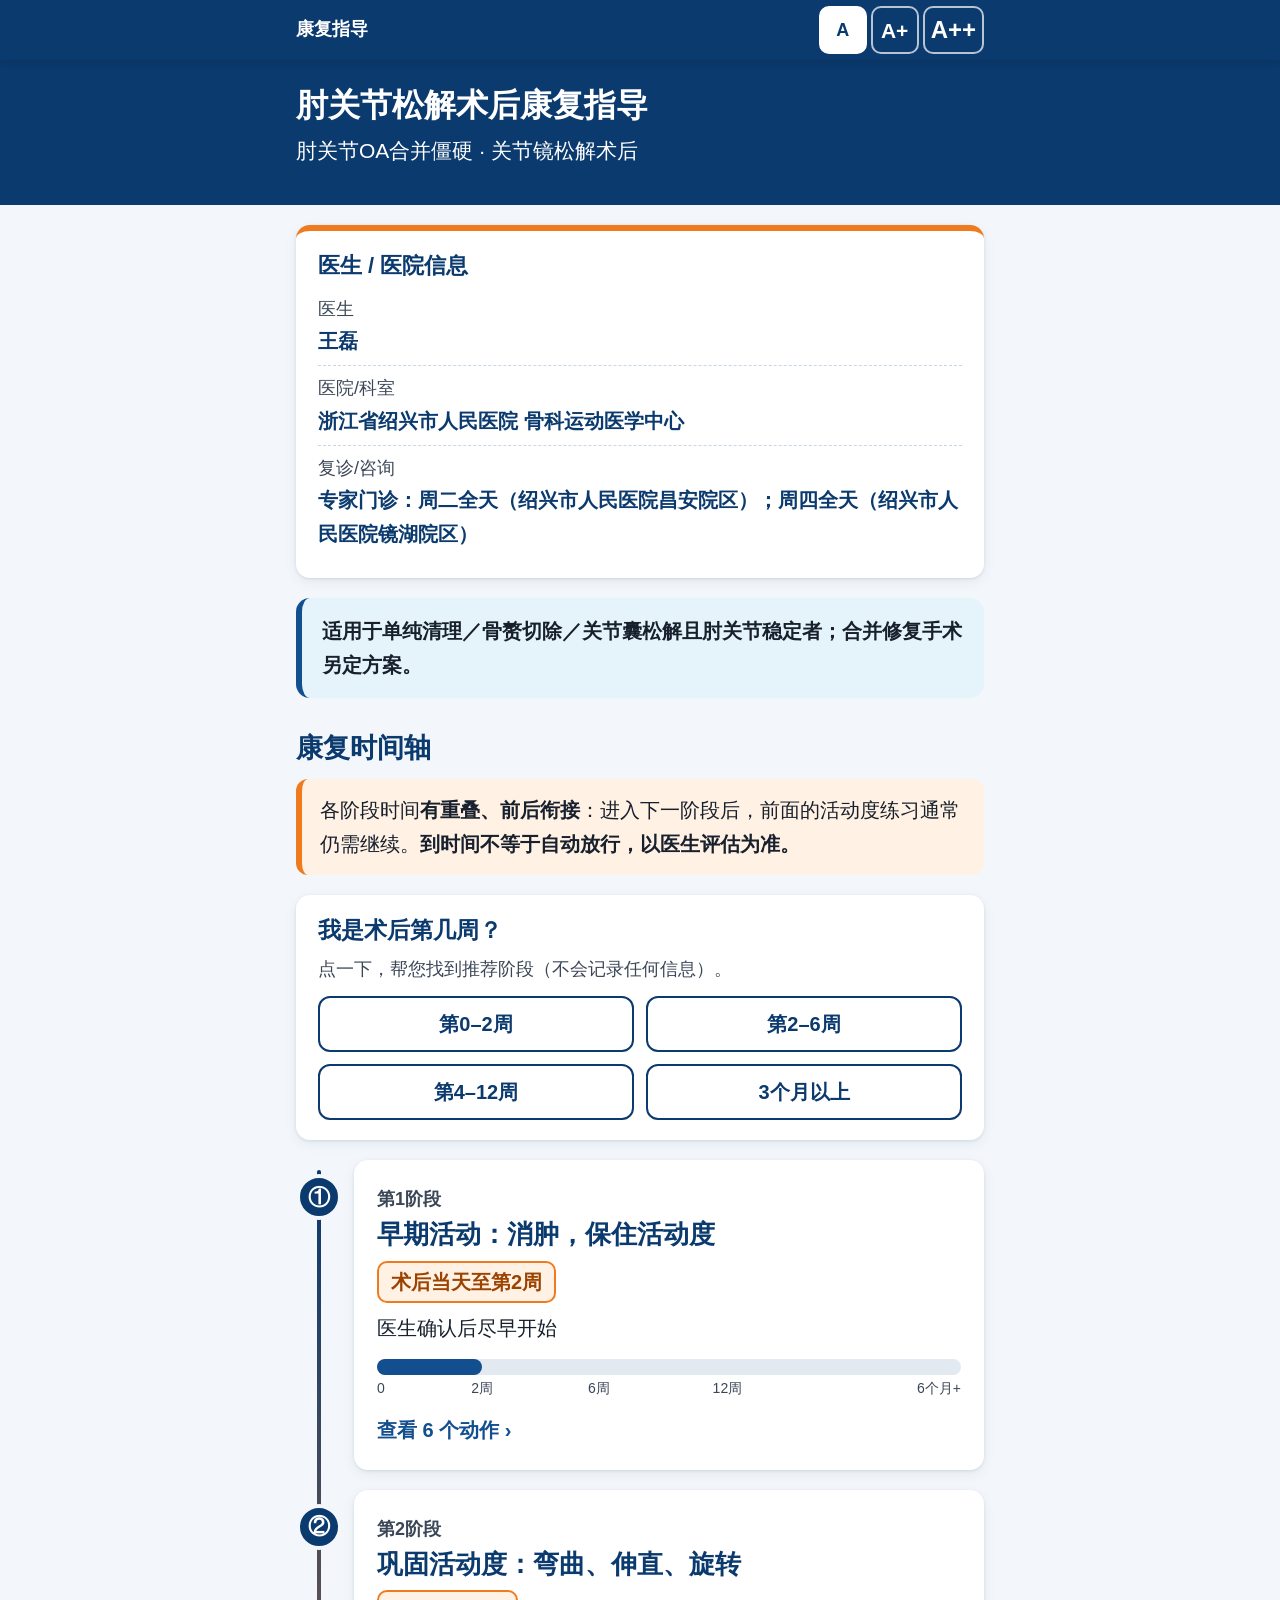
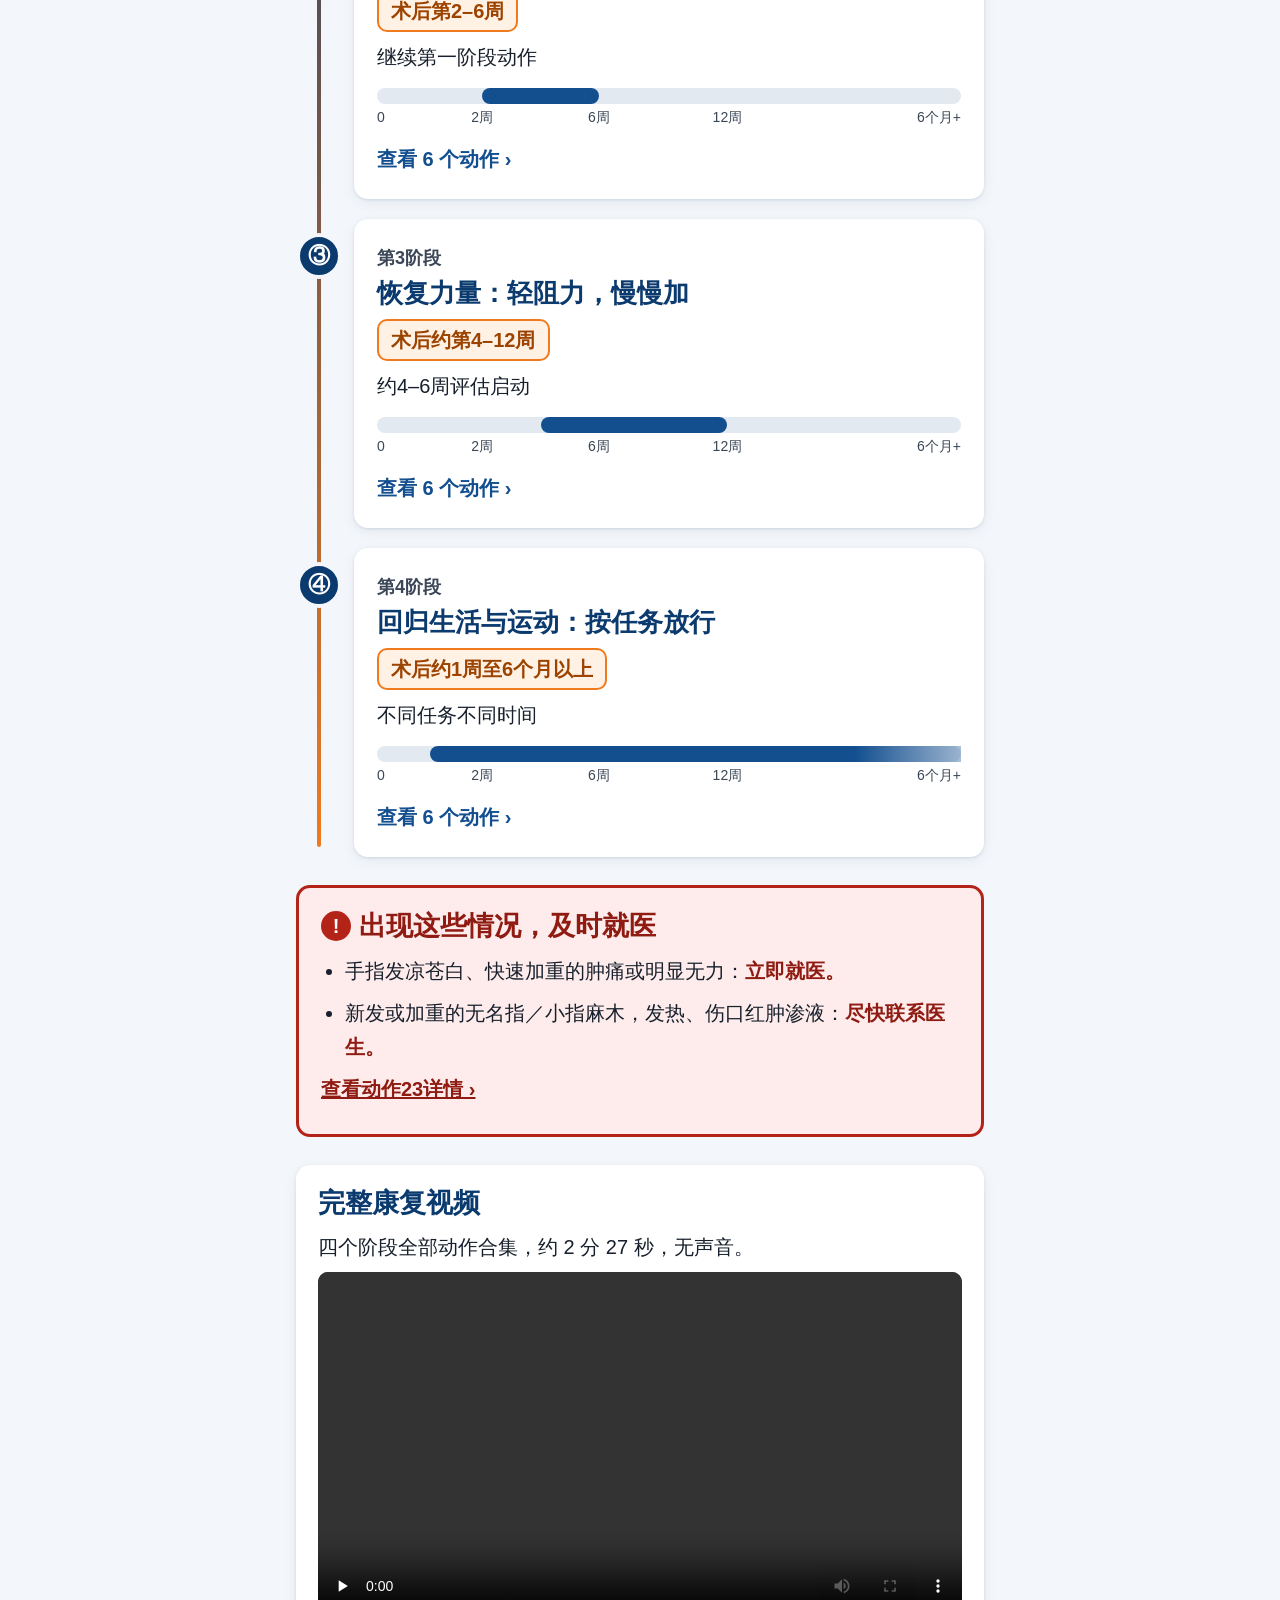
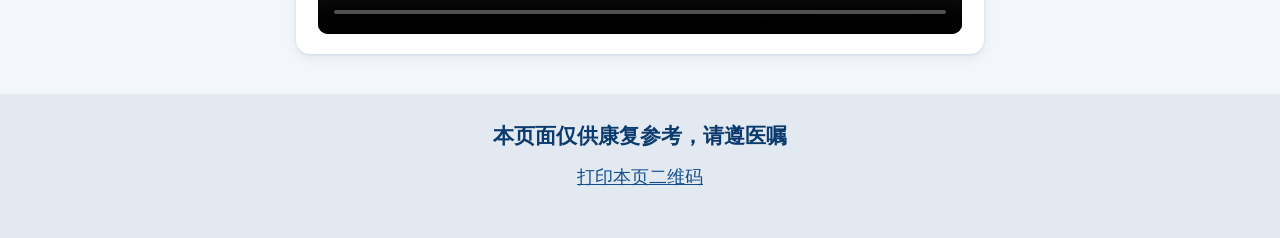
<file: index.html>
<!DOCTYPE html>
<html lang="zh-CN">
<head>
<meta charset="utf-8">
<meta name="viewport" content="width=device-width, initial-scale=1, viewport-fit=cover">
<title>肘关节松解术后康复指导</title>
<meta name="description" content="肘关节OA合并僵硬 · 关节镜松解术后四阶段康复指导：按术后时间查看动作示范视频、要点与注意事项。">
<meta name="theme-color" content="#0B3A6E">
<meta name="format-detection" content="telephone=no">
<link rel="icon" href="data:,">
<link rel="stylesheet" href="css/style.css">
<script>try{var f=localStorage.getItem('rehab-font-size');if(f==='l'||f==='xl')document.documentElement.setAttribute('data-font',f)}catch(e){}</script>
</head>
<body data-page="home">
<a class="skip-link" href="#main">跳到正文</a>
<header class="topbar">
  <div class="wrap">
    <a class="topbar-title" href="index.html">康复指导</a>
    <div class="font-switch" role="group" aria-label="调整字号"></div>
  </div>
</header>

<main id="main">
  <section class="hero">
    <div class="wrap">
      <h1>肘关节松解术后康复指导</h1>
      <p class="subtitle"><span>肘关节OA合并僵硬</span> · <span>关节镜松解术后</span></p>
    </div>
  </section>

  <div class="wrap">
    <!--
      医生 / 医院信息：请只在 content/rehab-data.json 的 "doctor" 字段修改（name / clinic / contact），
      然后运行 python3 tools/sync-data.py 同步本地回退文件。此处由 js/app.js 自动显示。
    -->
    <section class="card doctor" id="doctor-info" aria-label="医生与医院信息"></section>

    <p class="scope" id="scope"></p>

    <h2 class="section-title">康复时间轴</h2>
    <p class="overlap-note">各阶段时间<b>有重叠、前后衔接</b>：进入下一阶段后，前面的活动度练习通常仍需继续。<b>到时间不等于自动放行，以医生评估为准。</b></p>

    <section class="card week-picker" aria-labelledby="week-q">
      <h2 id="week-q" style="font-size:1.15rem">我是术后第几周？</h2>
      <p class="week-hint">点一下，帮您找到推荐阶段（不会记录任何信息）。</p>
      <div class="choices" id="week-choices"></div>
      <div class="week-result" id="week-result" aria-live="polite"></div>
    </section>

    <ol class="timeline" id="timeline" aria-label="四个康复阶段"></ol>
    <noscript><ol class="card"><li><a href="stage1.html">第1阶段 早期活动：消肿，保住活动度（术后当天至第2周）</a></li><li><a href="stage2.html">第2阶段 巩固活动度：弯曲、伸直、旋转（术后第2–6周）</a></li><li><a href="stage3.html">第3阶段 恢复力量：轻阻力，慢慢加（术后约第4–12周）</a></li><li><a href="stage4.html">第4阶段 回归生活与运动：按任务放行（术后约1周至6个月以上）</a></li></ol></noscript>
    <p id="load-error" class="card" hidden>内容加载失败，请检查网络后刷新页面，或查看下方原始海报。</p>

    <section class="danger" id="danger" aria-label="危险信号"></section>

    <section class="card full-video">
      <h2>完整康复视频</h2>
      <p>四个阶段全部动作合集，约 2 分 27 秒，无声音。</p>
      <video controls playsinline webkit-playsinline x5-playsinline preload="none" src="assets/videos/elbow-rehab-full.mp4" aria-label="四阶段完整康复视频"></video>
    </section>
  </div>
</main>

<footer class="site-footer">
  <div class="wrap">
    <p class="disclaimer">本页面仅供康复参考，请遵医嘱</p>
    <p><a href="qr.html">打印本页二维码</a></p>
  </div>
</footer>
<script src="js/app.js" defer></script>
</body>
</html>
</file>
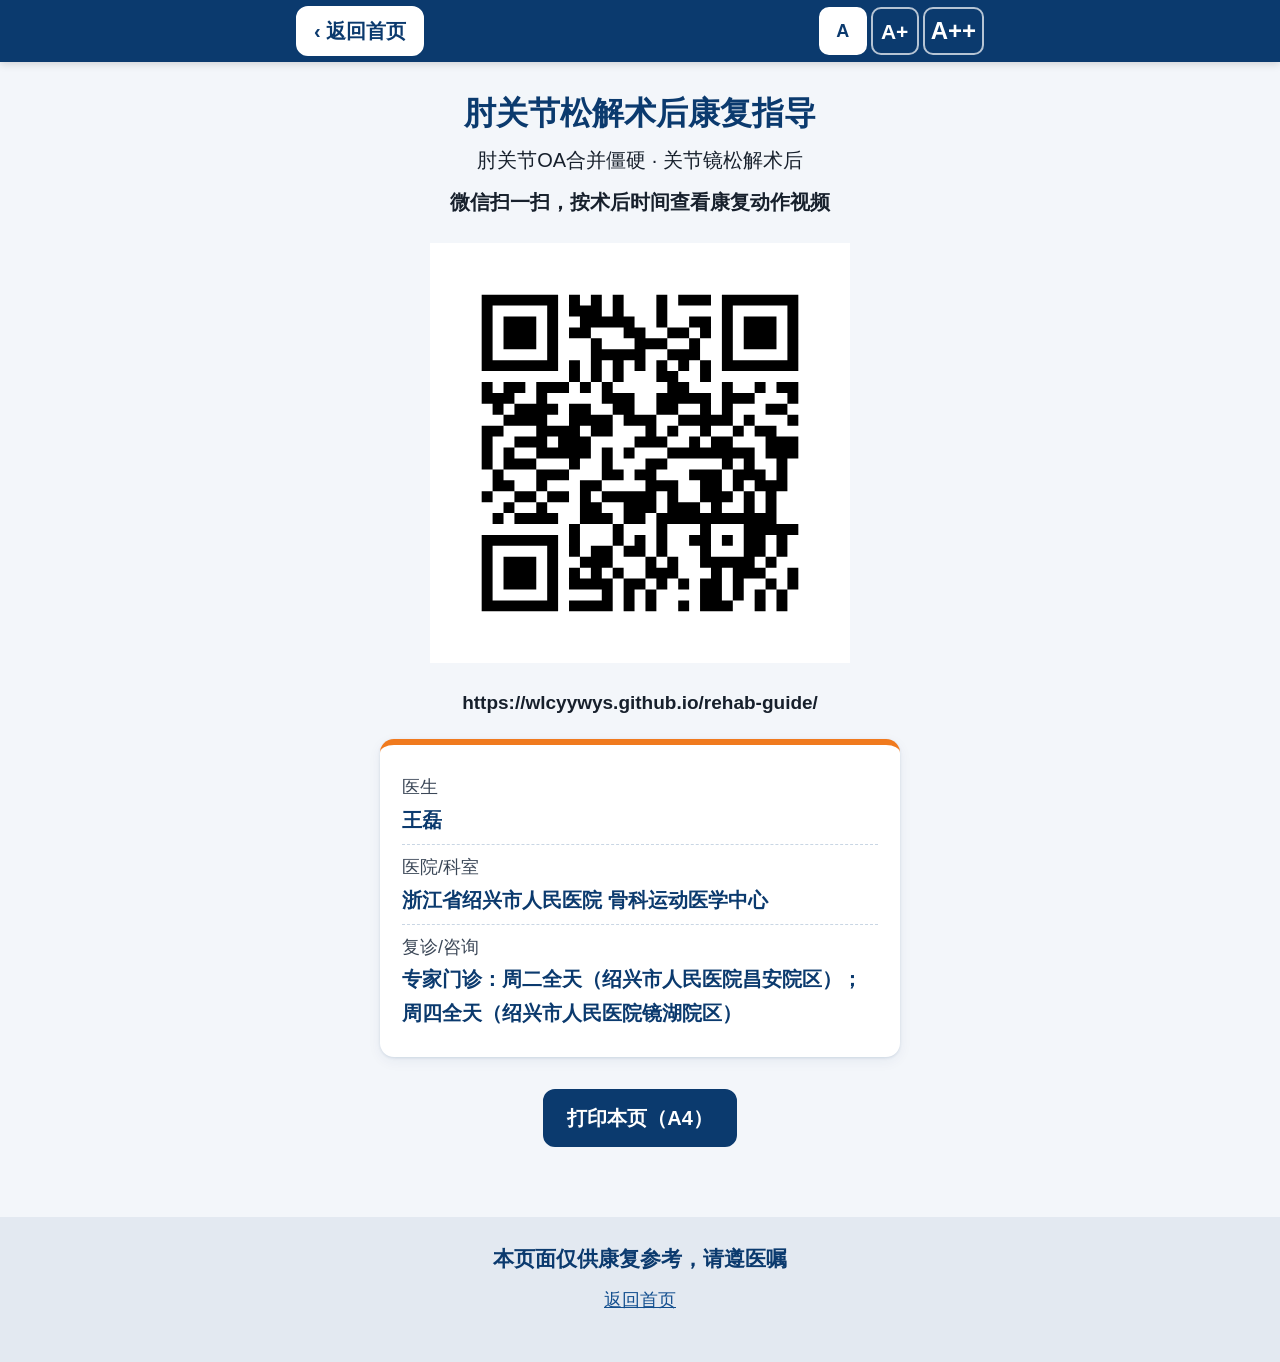
<file: qr.html>
<!DOCTYPE html>
<html lang="zh-CN">
<head>
<meta charset="utf-8">
<meta name="viewport" content="width=device-width, initial-scale=1, viewport-fit=cover">
<title>扫码查看康复指导 · 二维码</title>
<meta name="description" content="肘关节松解术后康复指导网页二维码，可打印张贴。">
<meta name="theme-color" content="#0B3A6E">
<meta name="format-detection" content="telephone=no">
<link rel="icon" href="data:,">
<link rel="stylesheet" href="css/style.css">
<script>try{var f=localStorage.getItem('rehab-font-size');if(f==='l'||f==='xl')document.documentElement.setAttribute('data-font',f)}catch(e){}</script>
</head>
<body data-page="qr">
<a class="skip-link" href="#main">跳到正文</a>
<header class="topbar">
  <div class="wrap">
    <a class="btn btn-back" href="index.html">‹ 返回首页</a>
    <div class="font-switch" role="group" aria-label="调整字号"></div>
  </div>
</header>

<main id="main" class="wrap qr-page">
  <h1>肘关节松解术后康复指导</h1>
  <p>肘关节OA合并僵硬 · 关节镜松解术后</p>
  <p><b>微信扫一扫，按术后时间查看康复动作视频</b></p>
  <img class="qr-img" src="assets/qr/qr-pages.svg" width="420" height="420" alt="康复指导网页二维码，网址 https://wlcyywys.github.io/rehab-guide/">
  <p class="url">https://wlcyywys.github.io/rehab-guide/</p>
  <!-- 医生 / 医院信息同样来自 content/rehab-data.json 的 "doctor" 字段 -->
  <section class="card doctor" id="qr-doctor" aria-label="医生与医院信息"></section>
  <button type="button" class="btn print-btn no-print" id="print-btn" hidden>打印本页（A4）</button>
</main>

<footer class="site-footer">
  <div class="wrap">
    <p class="disclaimer">本页面仅供康复参考，请遵医嘱</p>
    <p><a href="index.html">返回首页</a></p>
  </div>
</footer>
<script src="js/app.js" defer></script>
</body>
</html>
</file>
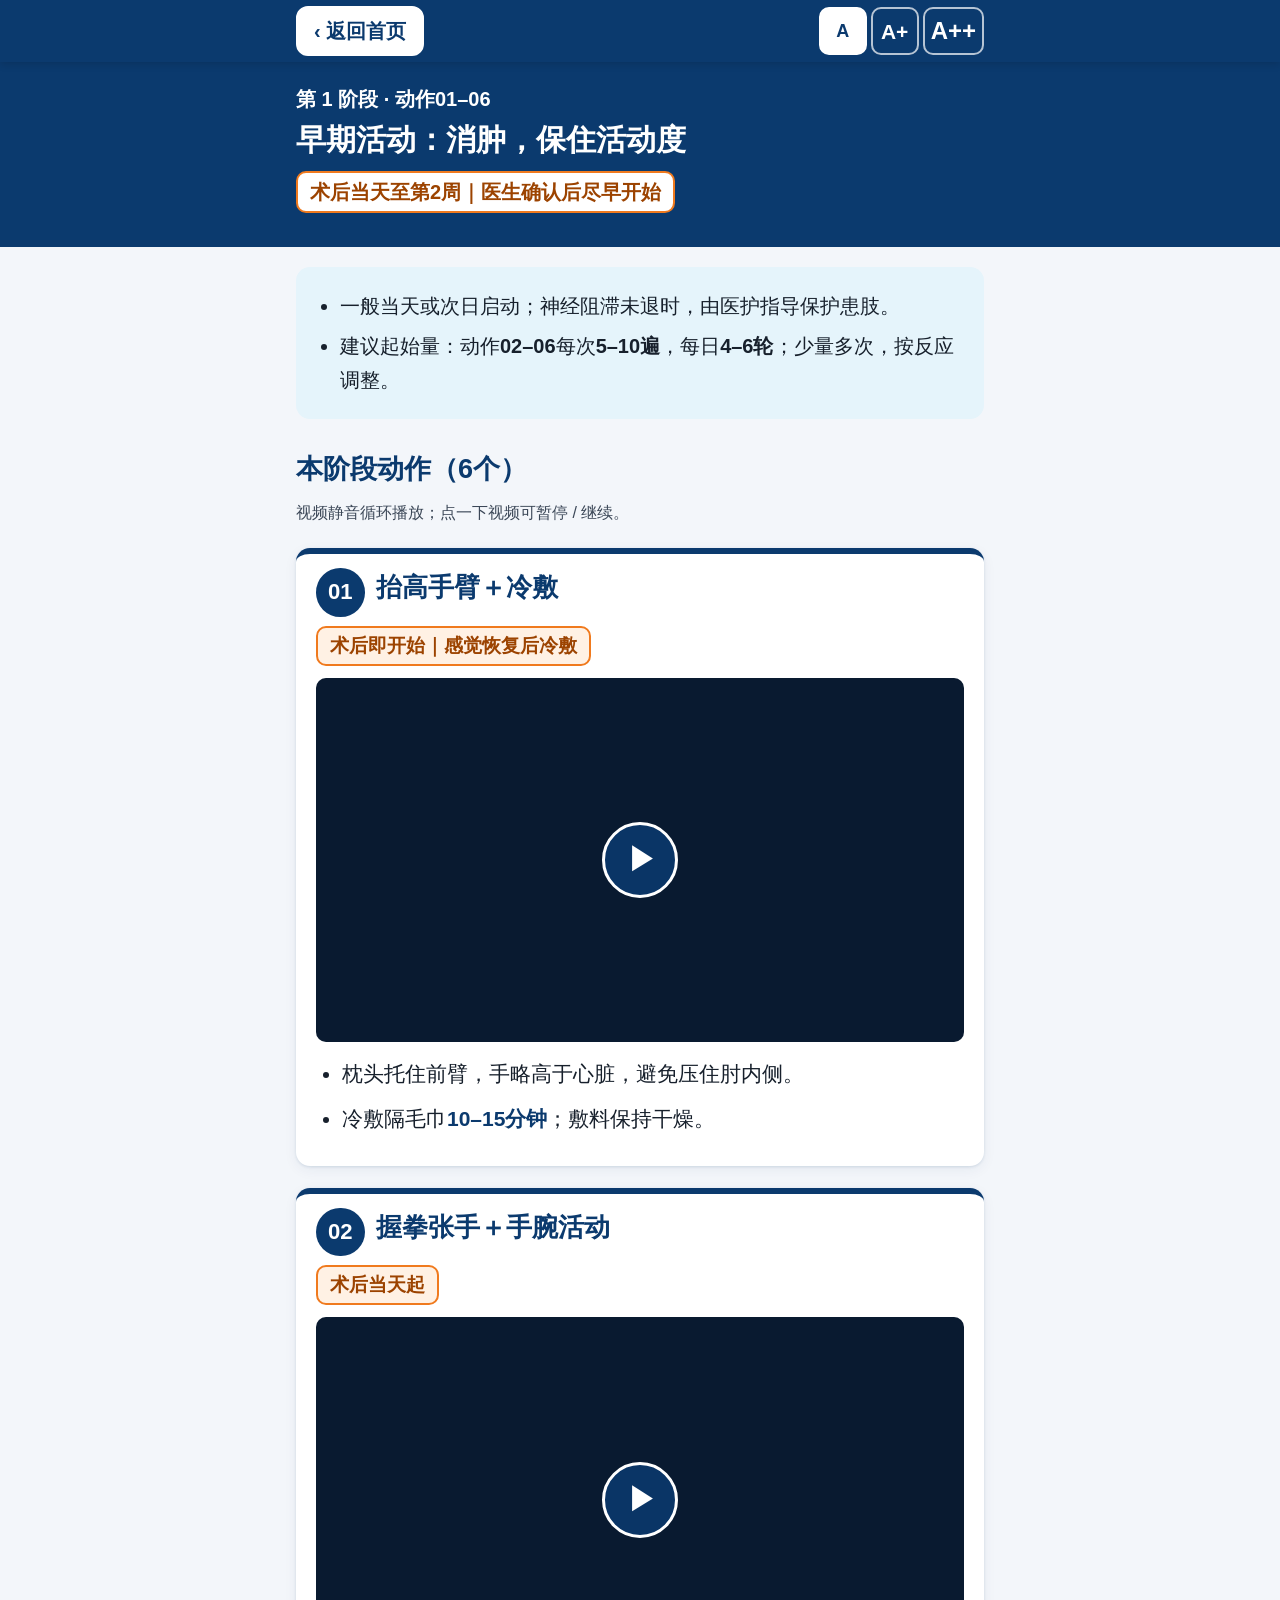
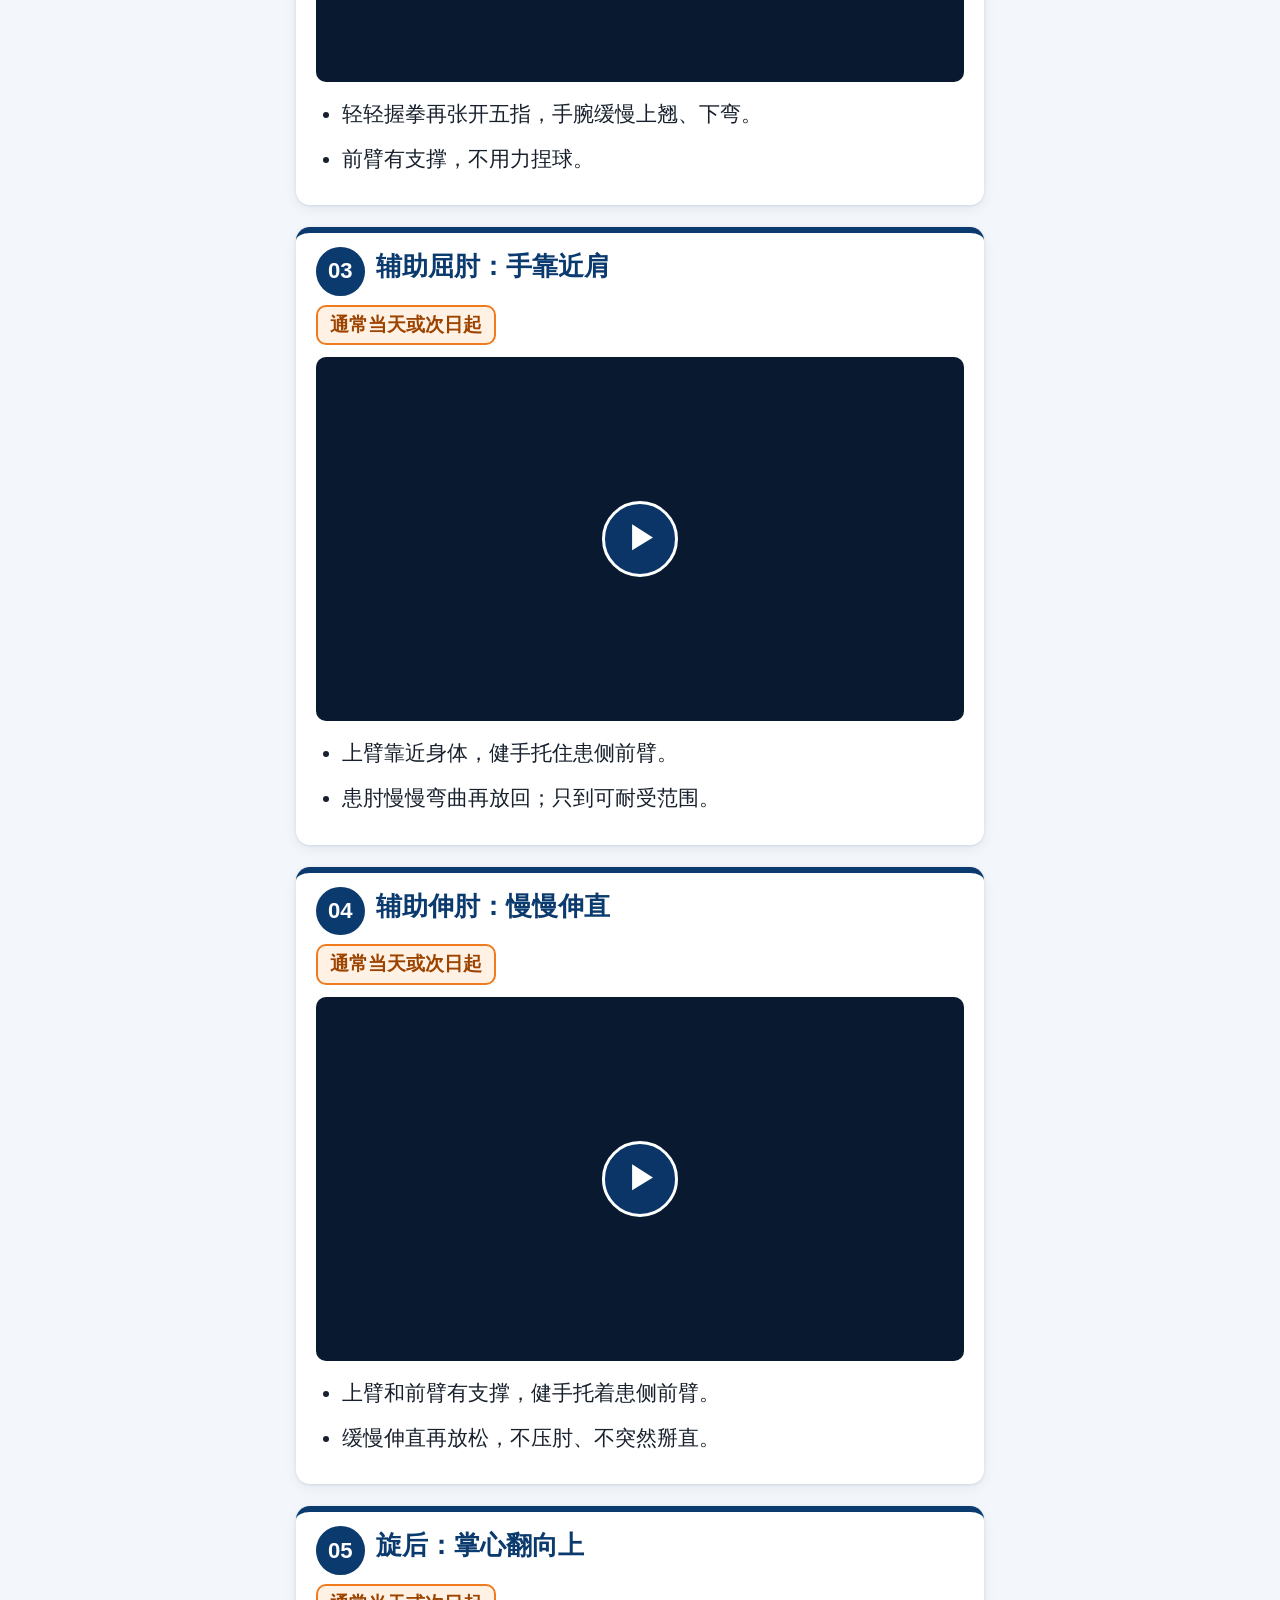
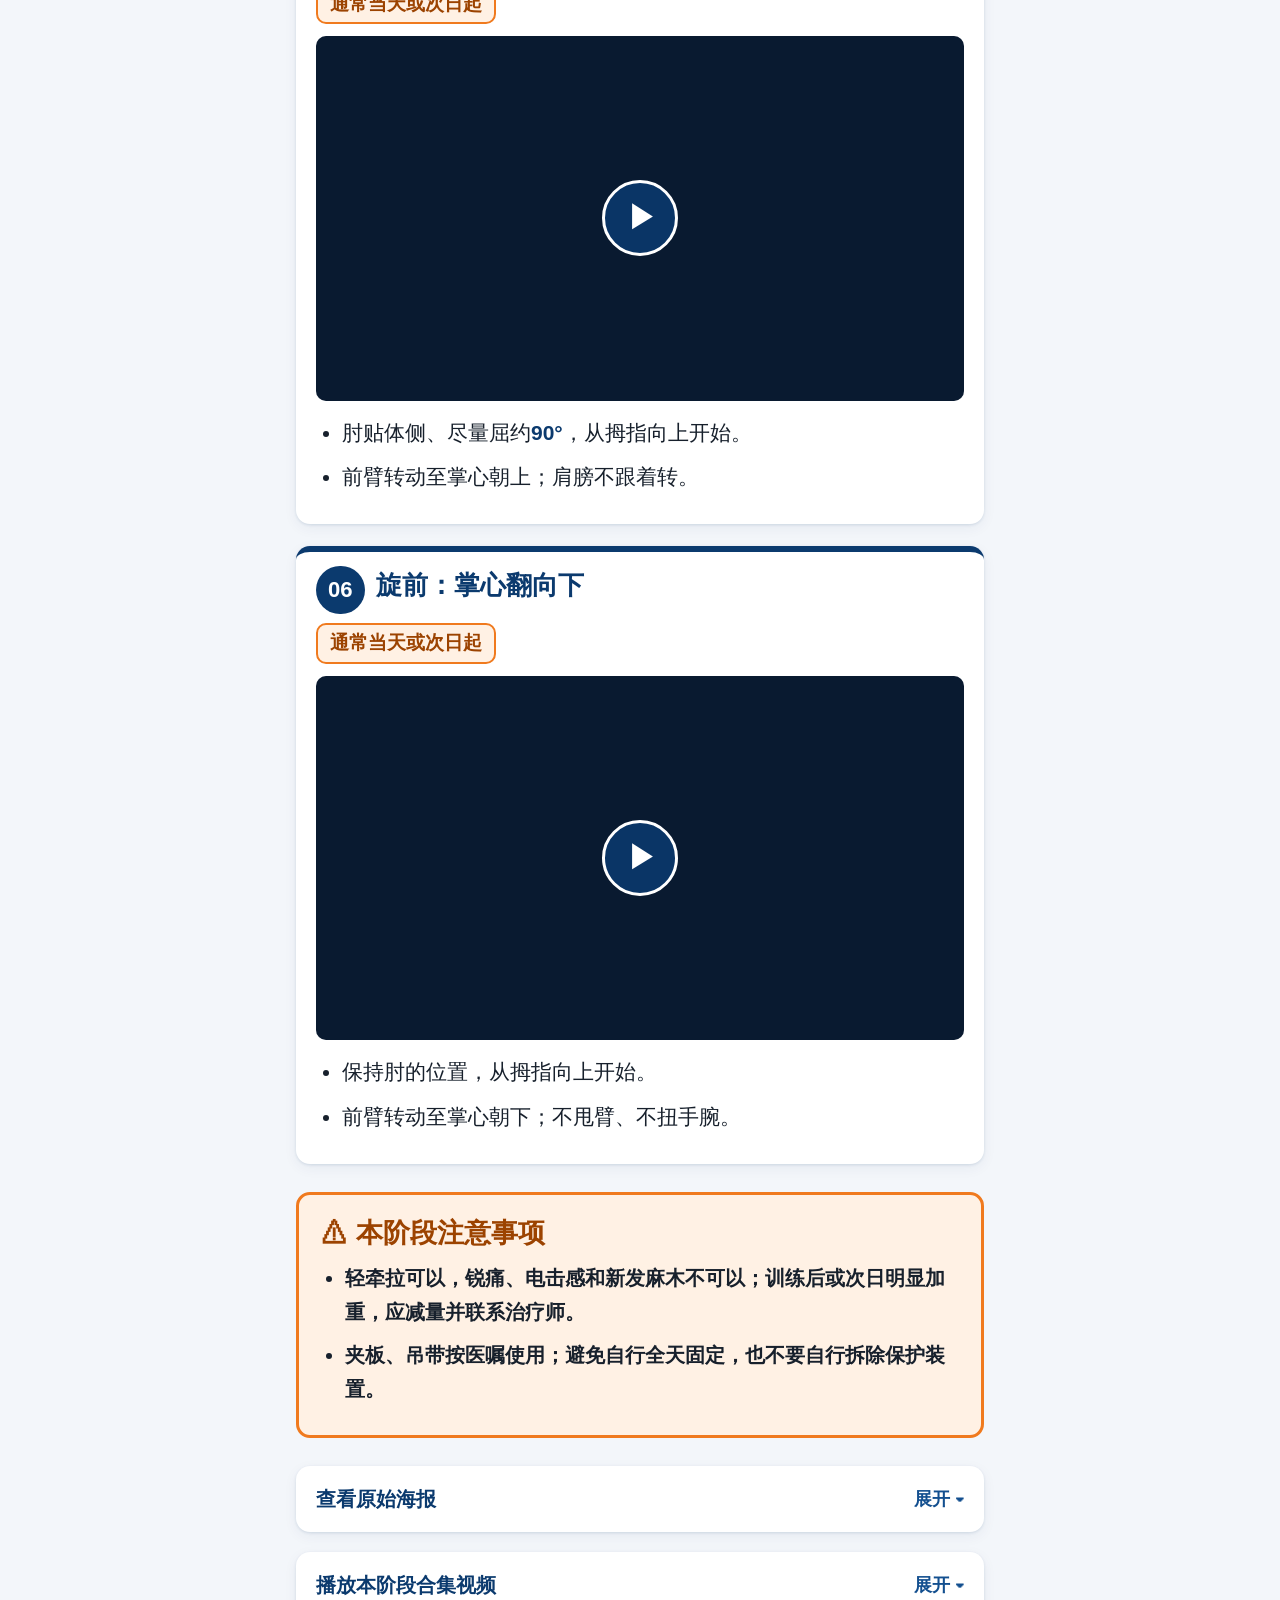
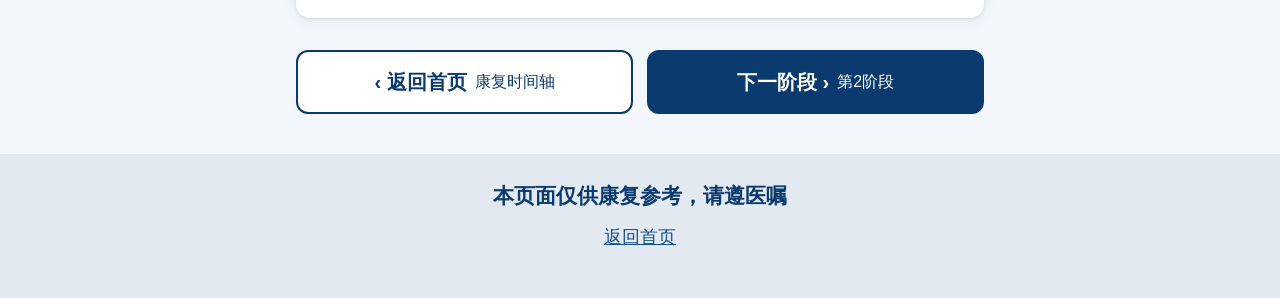
<file: stage1.html>
<!DOCTYPE html>
<html lang="zh-CN">
<head>
<meta charset="utf-8">
<meta name="viewport" content="width=device-width, initial-scale=1, viewport-fit=cover">
<title>第1阶段 早期活动：消肿，保住活动度 · 肘关节松解术后康复指导</title>
<meta name="description" content="肘关节松解术后康复第1阶段：早期活动：消肿，保住活动度（术后当天至第2周），动作01–06示范视频与要点。">
<meta name="theme-color" content="#0B3A6E">
<meta name="format-detection" content="telephone=no">
<link rel="icon" href="data:,">
<link rel="stylesheet" href="css/style.css">
<script>try{var f=localStorage.getItem('rehab-font-size');if(f==='l'||f==='xl')document.documentElement.setAttribute('data-font',f)}catch(e){}</script>
</head>
<body data-page="stage" data-stage="1">
<a class="skip-link" href="#main">跳到正文</a>
<header class="topbar">
  <div class="wrap">
    <a class="btn btn-back" href="index.html">‹ 返回首页</a>
    <div class="font-switch" role="group" aria-label="调整字号"></div>
  </div>
</header>

<main id="main">
  <section class="stage-hero">
    <div class="wrap">
      <p class="stage-no">第 1 阶段 · 动作01–06</p>
      <h1 id="stage-title">早期活动：消肿，保住活动度</h1>
      <p class="time-tag" id="stage-time">术后当天至第2周｜医生确认后尽早开始</p>
    </div>
  </section>

  <div class="wrap">
    <!-- 阶段说明、动作卡片、注意事项由 js/app.js 读取 content/rehab-data.json 渲染 -->
    <div id="stage-content">
      <noscript><p class="card">当前浏览器未开启脚本，无法显示动作视频。请展开下方“查看原始海报”阅读全部内容。</p></noscript>
    </div>
    <p id="load-error" class="card" hidden>内容加载失败，请检查网络后刷新页面，或查看下方原始海报。</p>

    <details class="fold poster">
      <summary>查看原始海报</summary>
      <div class="fold-body">
        <a class="poster-link" href="assets/posters/stage1.jpg" target="_blank" rel="noopener">
          <img src="assets/posters/stage1.jpg" width="1024" height="1536" loading="lazy" alt="第1阶段康复海报原图：早期活动：消肿，保住活动度（动作01–06）">
        </a>
        <p class="hint">点击图片可在新页面打开，双指可放大查看。</p>
      </div>
    </details>

    <details class="fold stage-video">
      <summary>播放本阶段合集视频</summary>
      <div class="fold-body">
        <video controls playsinline webkit-playsinline x5-playsinline preload="none" src="assets/videos/stages/stage1.mp4" aria-label="第1阶段动作合集视频"></video>
        <p class="hint">约 38 秒，无声音。</p>
      </div>
    </details>

    <nav class="pager" aria-label="阶段切换">
      <a class="btn btn-ghost prev" href="index.html">‹ 返回首页<small>康复时间轴</small></a>
      <a class="btn next" href="stage2.html">下一阶段 ›<small>第2阶段</small></a>
    </nav>
  </div>
</main>

<footer class="site-footer">
  <div class="wrap">
    <p class="disclaimer">本页面仅供康复参考，请遵医嘱</p>
    <p><a href="index.html">返回首页</a></p>
  </div>
</footer>
<script src="js/app.js" defer></script>
</body>
</html>
</file>
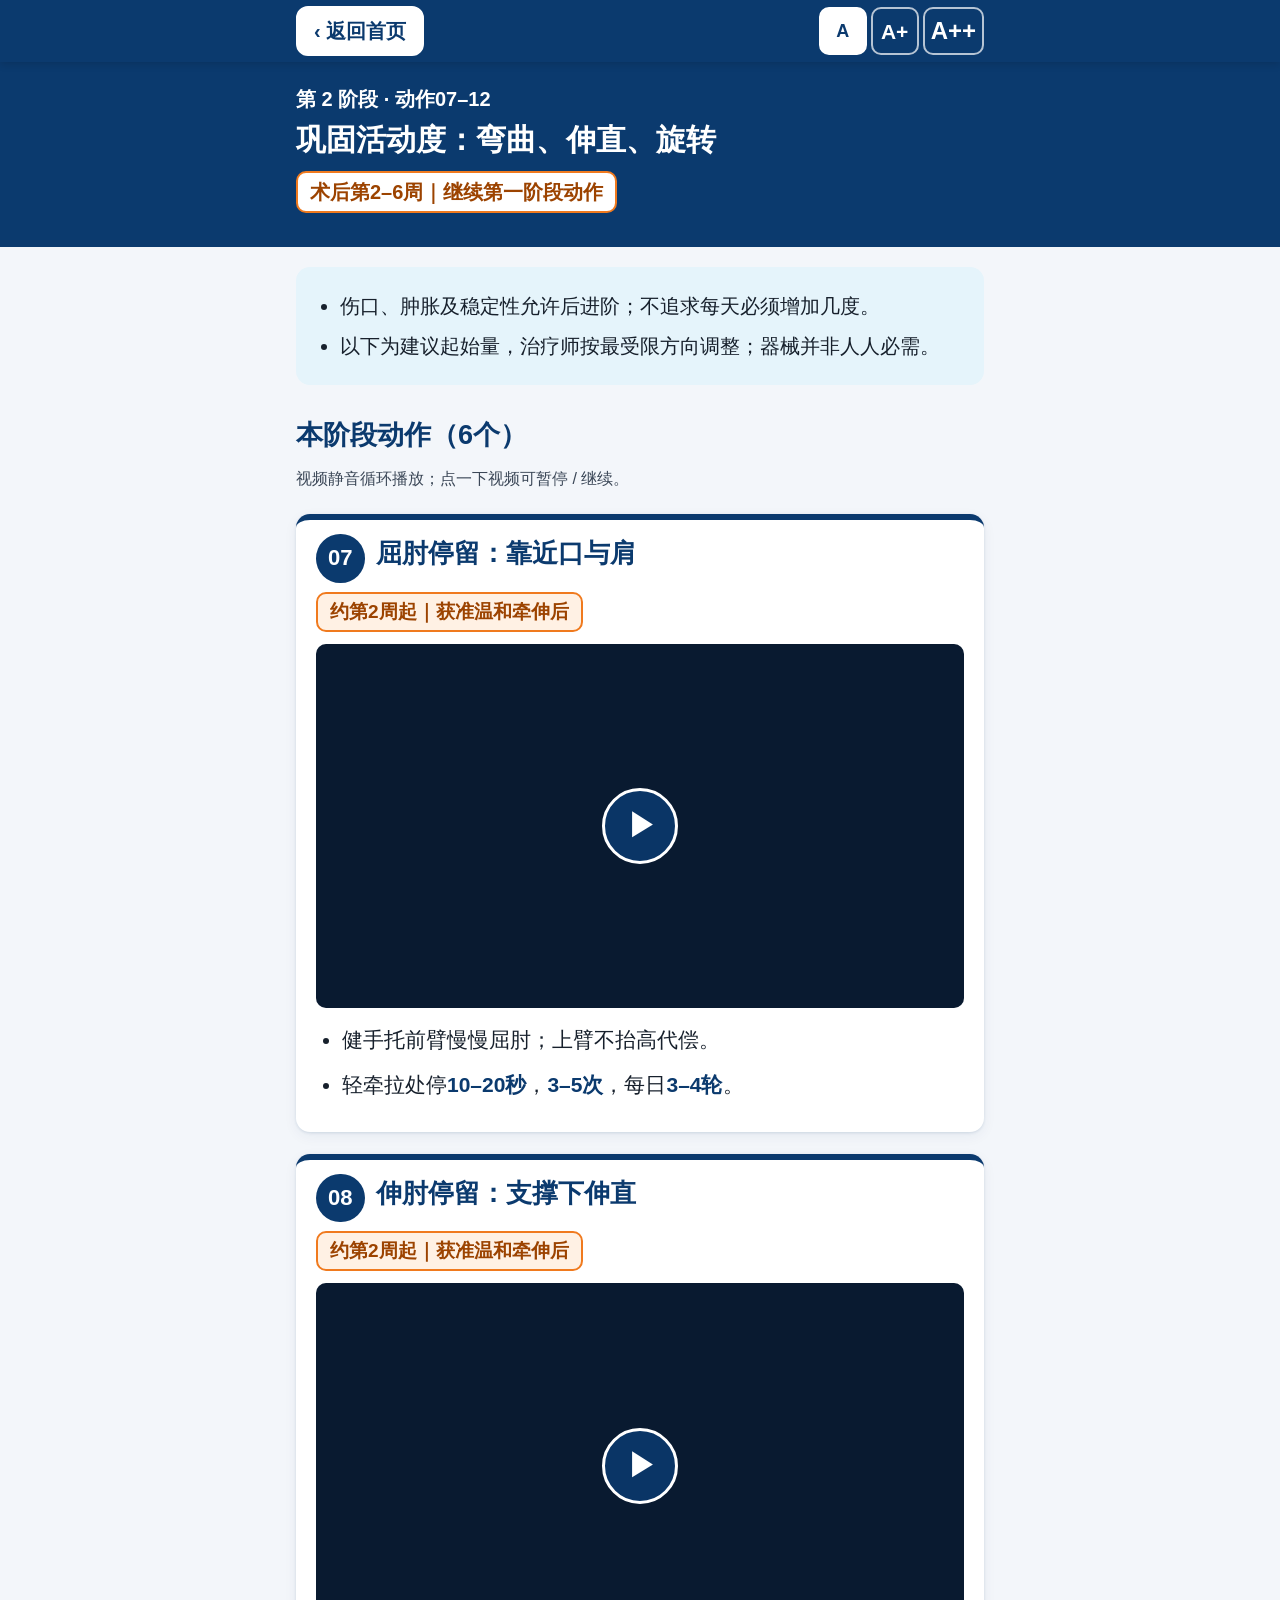
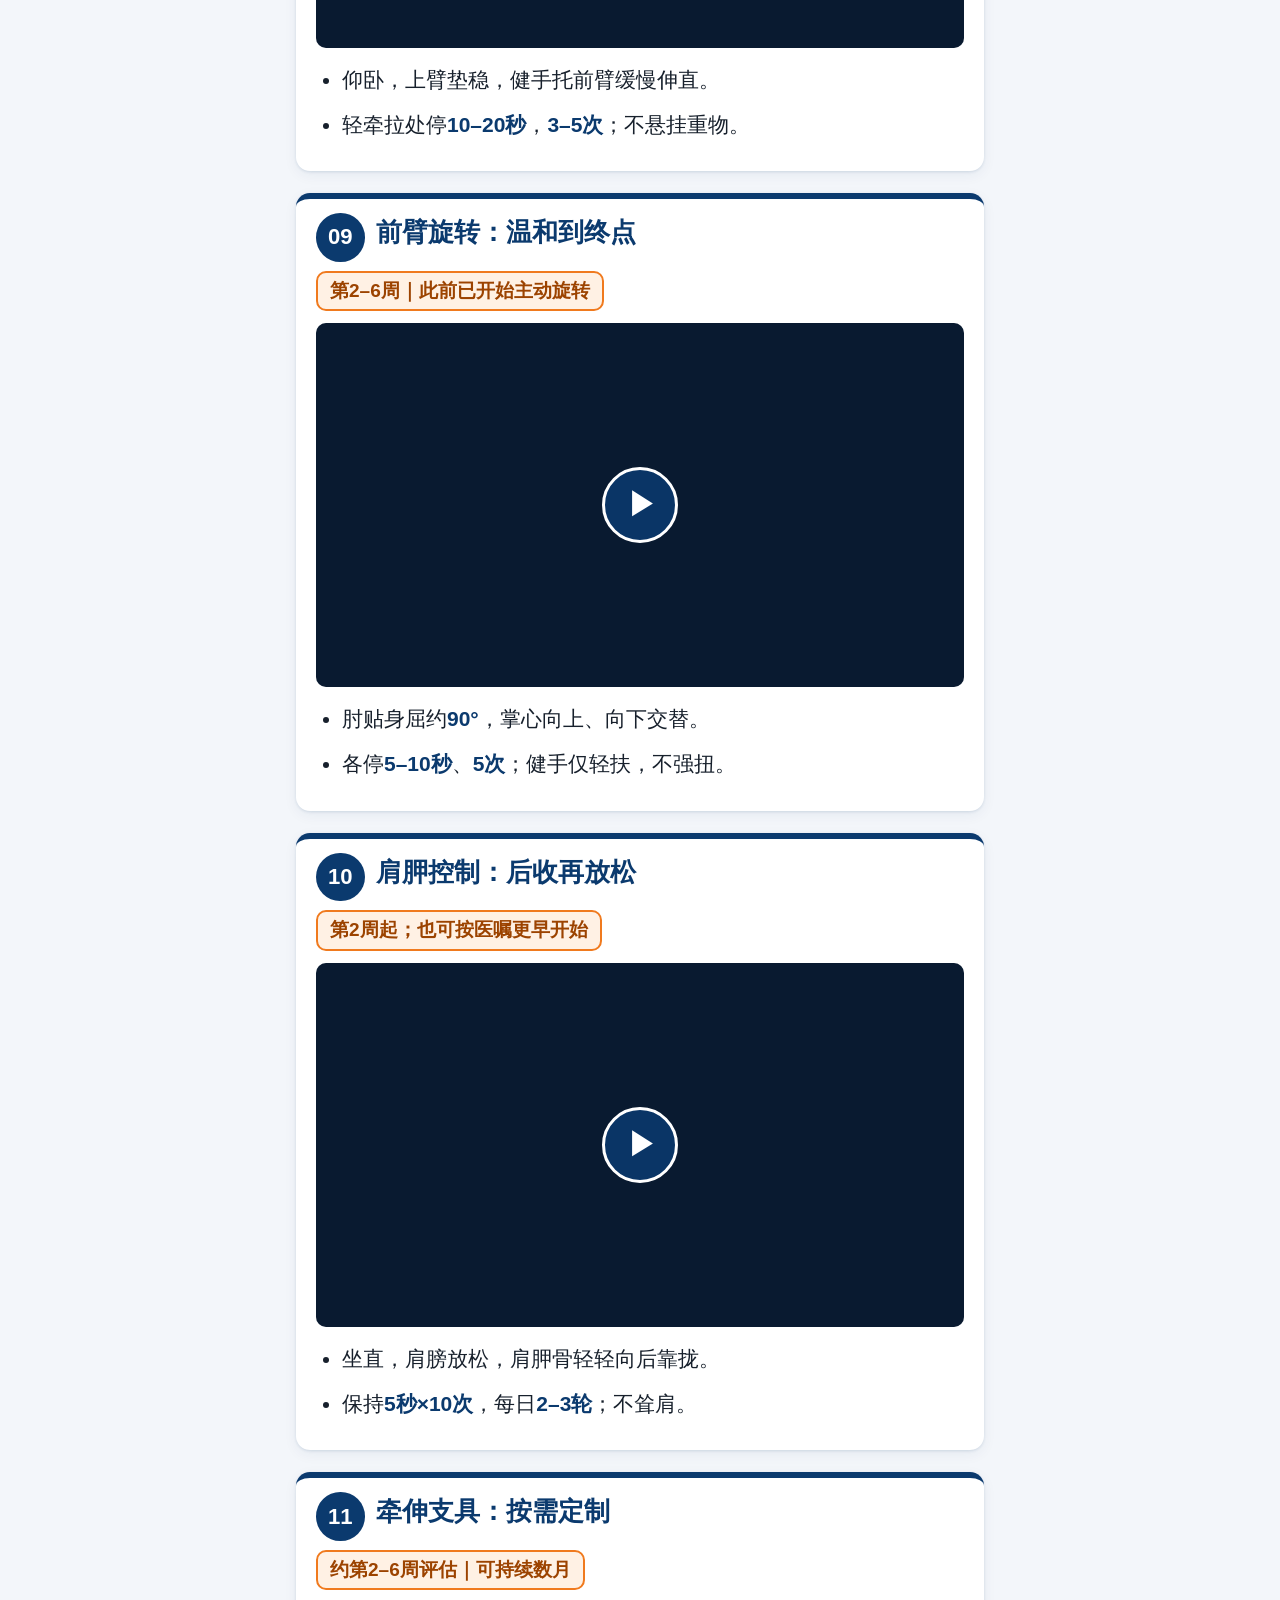
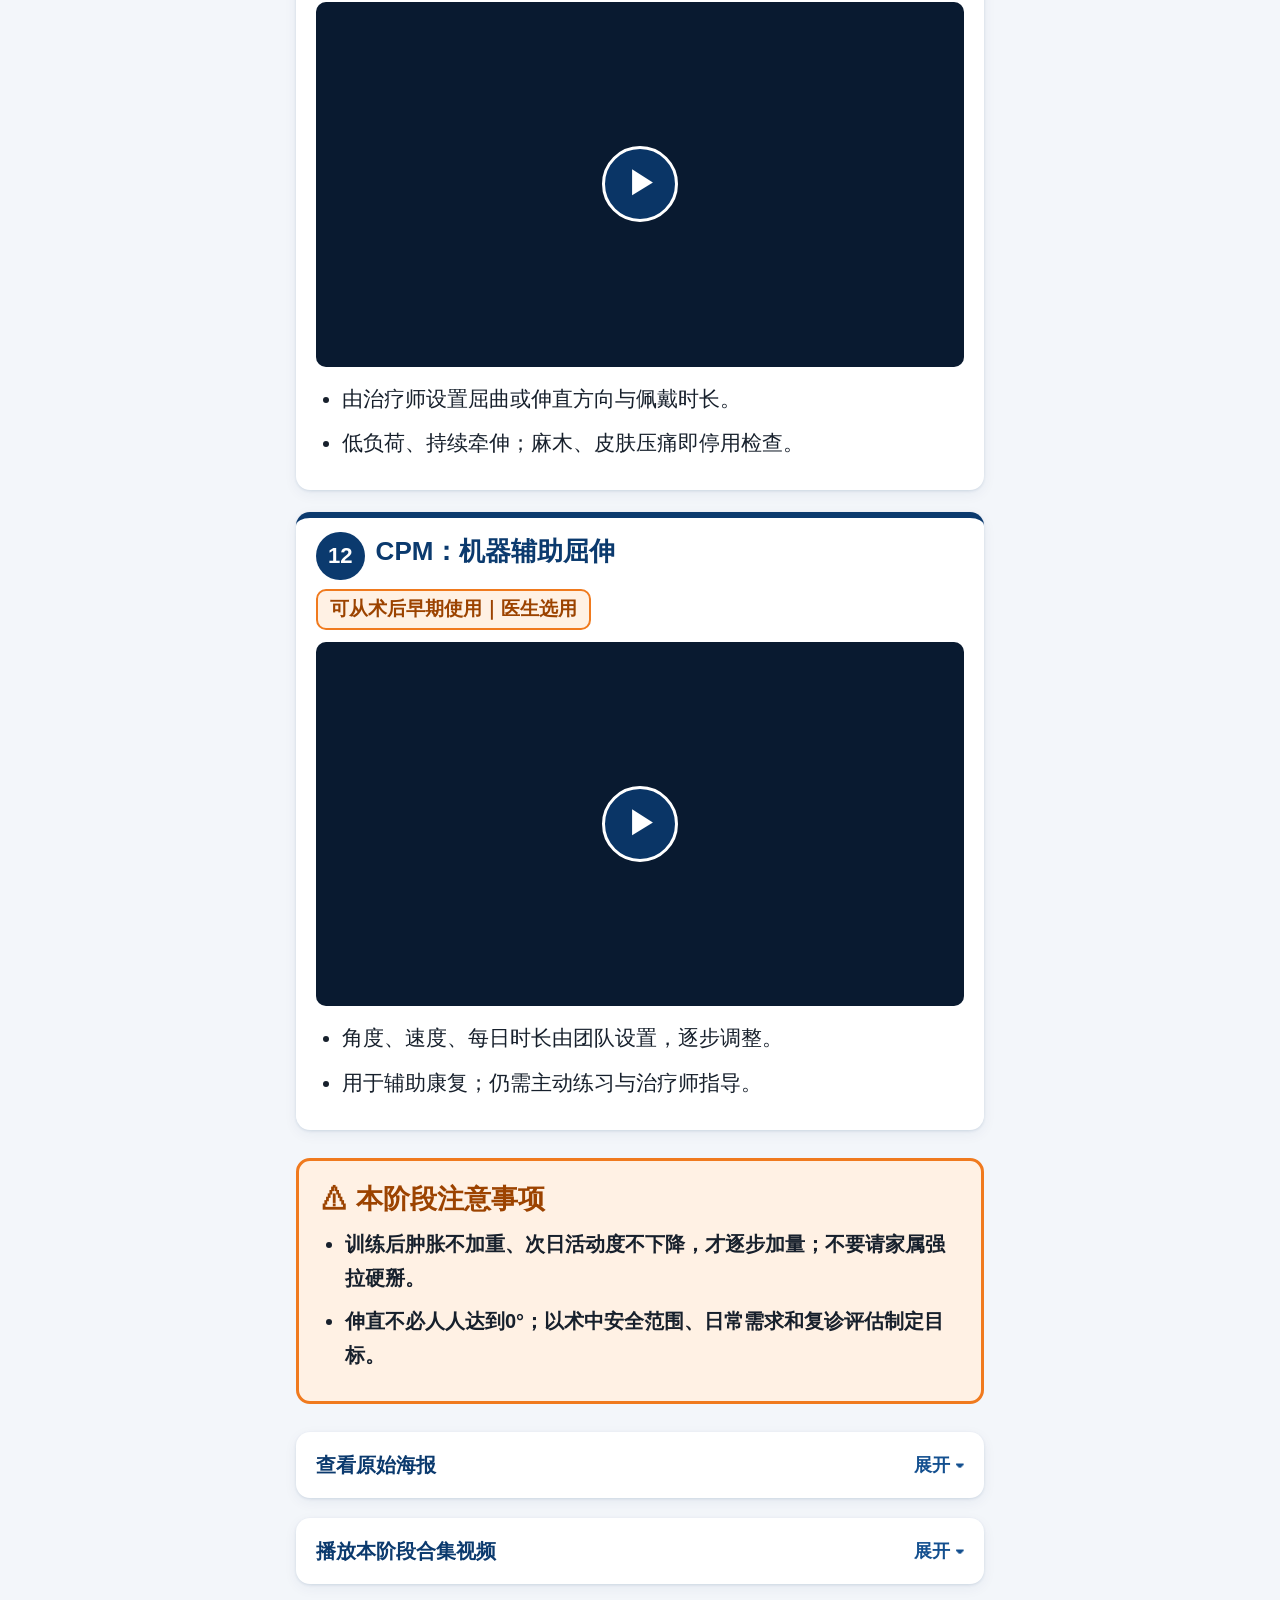
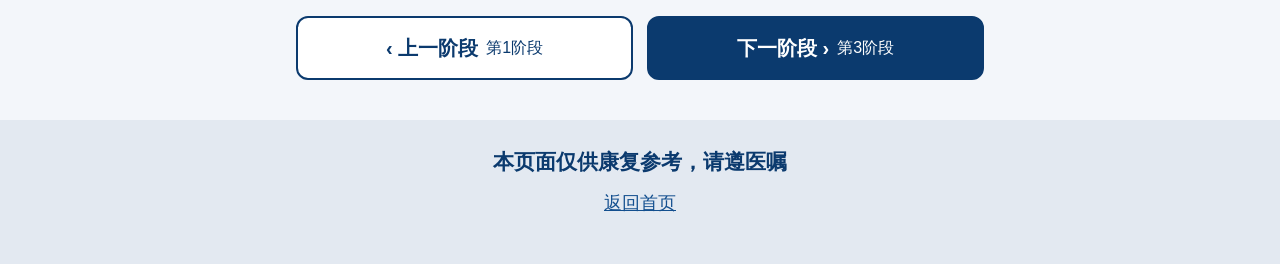
<file: stage2.html>
<!DOCTYPE html>
<html lang="zh-CN">
<head>
<meta charset="utf-8">
<meta name="viewport" content="width=device-width, initial-scale=1, viewport-fit=cover">
<title>第2阶段 巩固活动度：弯曲、伸直、旋转 · 肘关节松解术后康复指导</title>
<meta name="description" content="肘关节松解术后康复第2阶段：巩固活动度：弯曲、伸直、旋转（术后第2–6周），动作07–12示范视频与要点。">
<meta name="theme-color" content="#0B3A6E">
<meta name="format-detection" content="telephone=no">
<link rel="icon" href="data:,">
<link rel="stylesheet" href="css/style.css">
<script>try{var f=localStorage.getItem('rehab-font-size');if(f==='l'||f==='xl')document.documentElement.setAttribute('data-font',f)}catch(e){}</script>
</head>
<body data-page="stage" data-stage="2">
<a class="skip-link" href="#main">跳到正文</a>
<header class="topbar">
  <div class="wrap">
    <a class="btn btn-back" href="index.html">‹ 返回首页</a>
    <div class="font-switch" role="group" aria-label="调整字号"></div>
  </div>
</header>

<main id="main">
  <section class="stage-hero">
    <div class="wrap">
      <p class="stage-no">第 2 阶段 · 动作07–12</p>
      <h1 id="stage-title">巩固活动度：弯曲、伸直、旋转</h1>
      <p class="time-tag" id="stage-time">术后第2–6周｜继续第一阶段动作</p>
    </div>
  </section>

  <div class="wrap">
    <!-- 阶段说明、动作卡片、注意事项由 js/app.js 读取 content/rehab-data.json 渲染 -->
    <div id="stage-content">
      <noscript><p class="card">当前浏览器未开启脚本，无法显示动作视频。请展开下方“查看原始海报”阅读全部内容。</p></noscript>
    </div>
    <p id="load-error" class="card" hidden>内容加载失败，请检查网络后刷新页面，或查看下方原始海报。</p>

    <details class="fold poster">
      <summary>查看原始海报</summary>
      <div class="fold-body">
        <a class="poster-link" href="assets/posters/stage2.jpg" target="_blank" rel="noopener">
          <img src="assets/posters/stage2.jpg" width="1024" height="1536" loading="lazy" alt="第2阶段康复海报原图：巩固活动度：弯曲、伸直、旋转（动作07–12）">
        </a>
        <p class="hint">点击图片可在新页面打开，双指可放大查看。</p>
      </div>
    </details>

    <details class="fold stage-video">
      <summary>播放本阶段合集视频</summary>
      <div class="fold-body">
        <video controls playsinline webkit-playsinline x5-playsinline preload="none" src="assets/videos/stages/stage2.mp4" aria-label="第2阶段动作合集视频"></video>
        <p class="hint">约 38 秒，无声音。</p>
      </div>
    </details>

    <nav class="pager" aria-label="阶段切换">
      <a class="btn btn-ghost prev" href="stage1.html">‹ 上一阶段<small>第1阶段</small></a>
      <a class="btn next" href="stage3.html">下一阶段 ›<small>第3阶段</small></a>
    </nav>
  </div>
</main>

<footer class="site-footer">
  <div class="wrap">
    <p class="disclaimer">本页面仅供康复参考，请遵医嘱</p>
    <p><a href="index.html">返回首页</a></p>
  </div>
</footer>
<script src="js/app.js" defer></script>
</body>
</html>
</file>
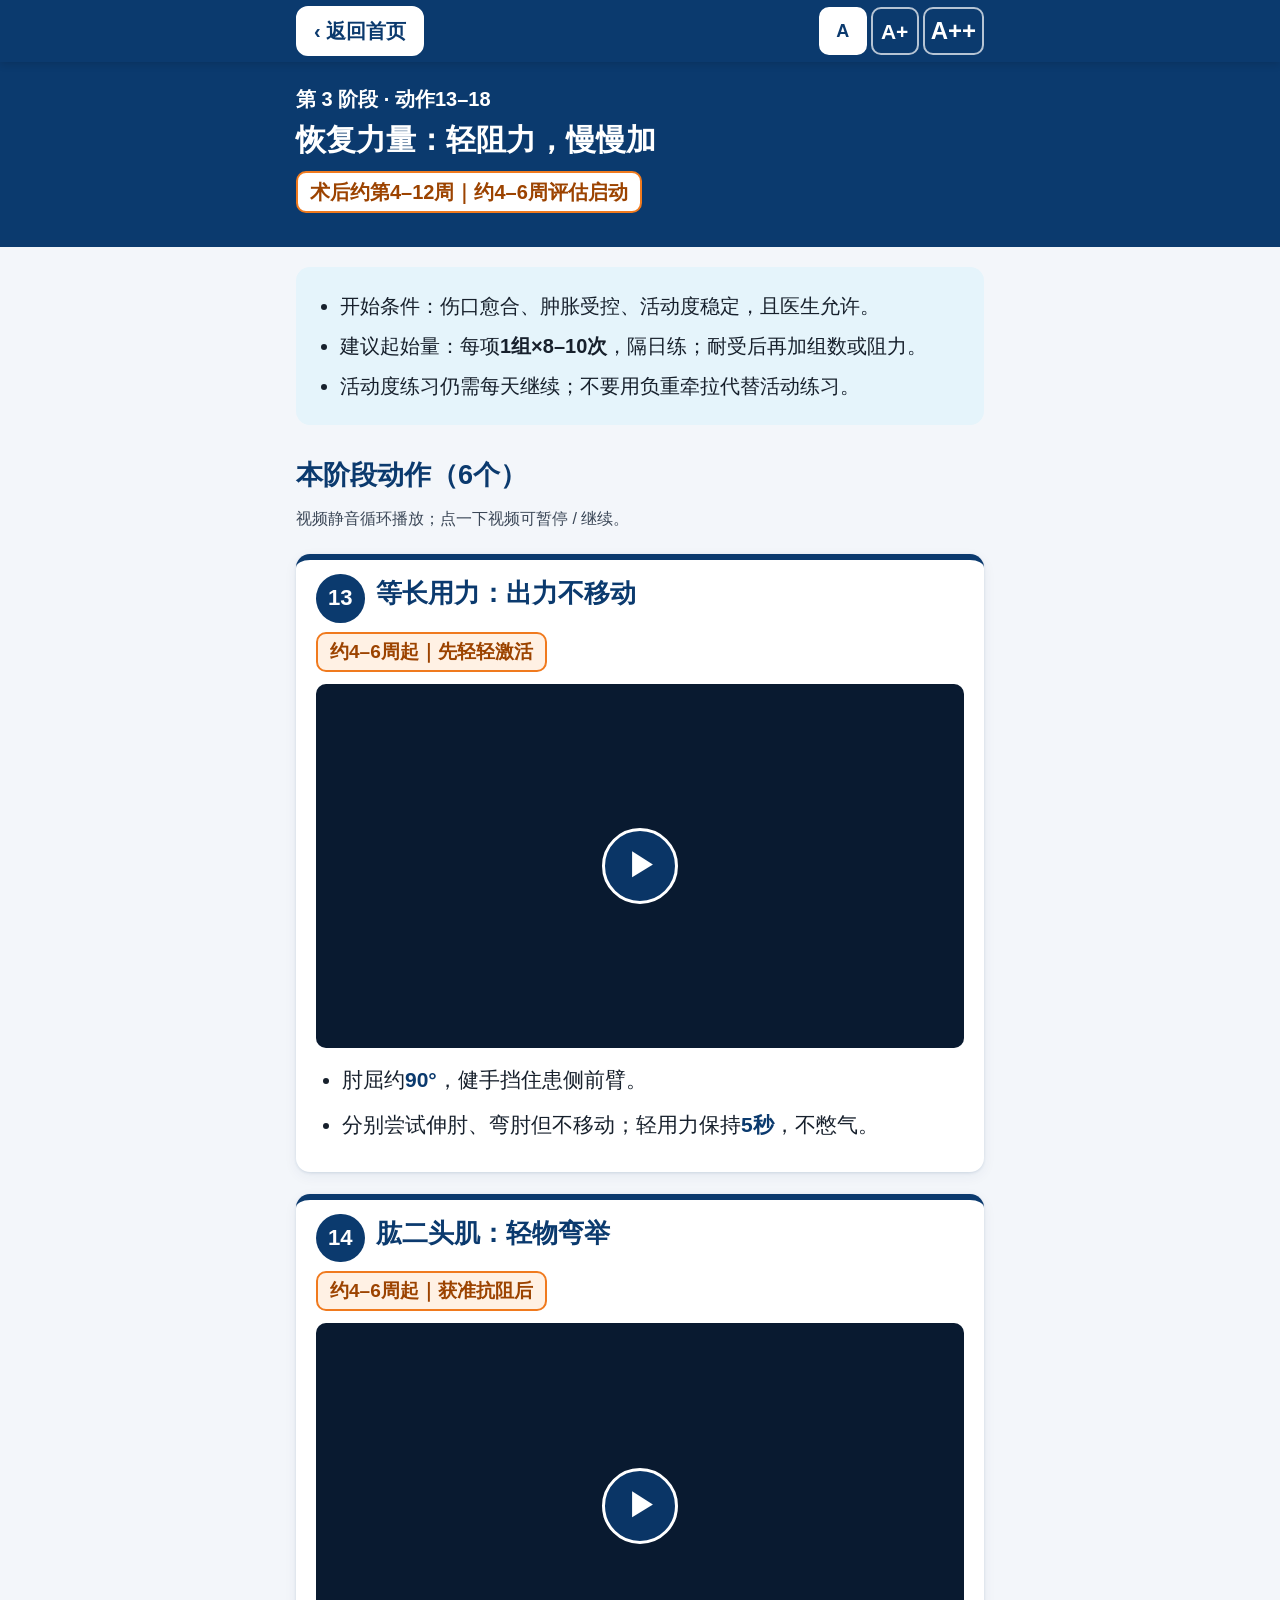
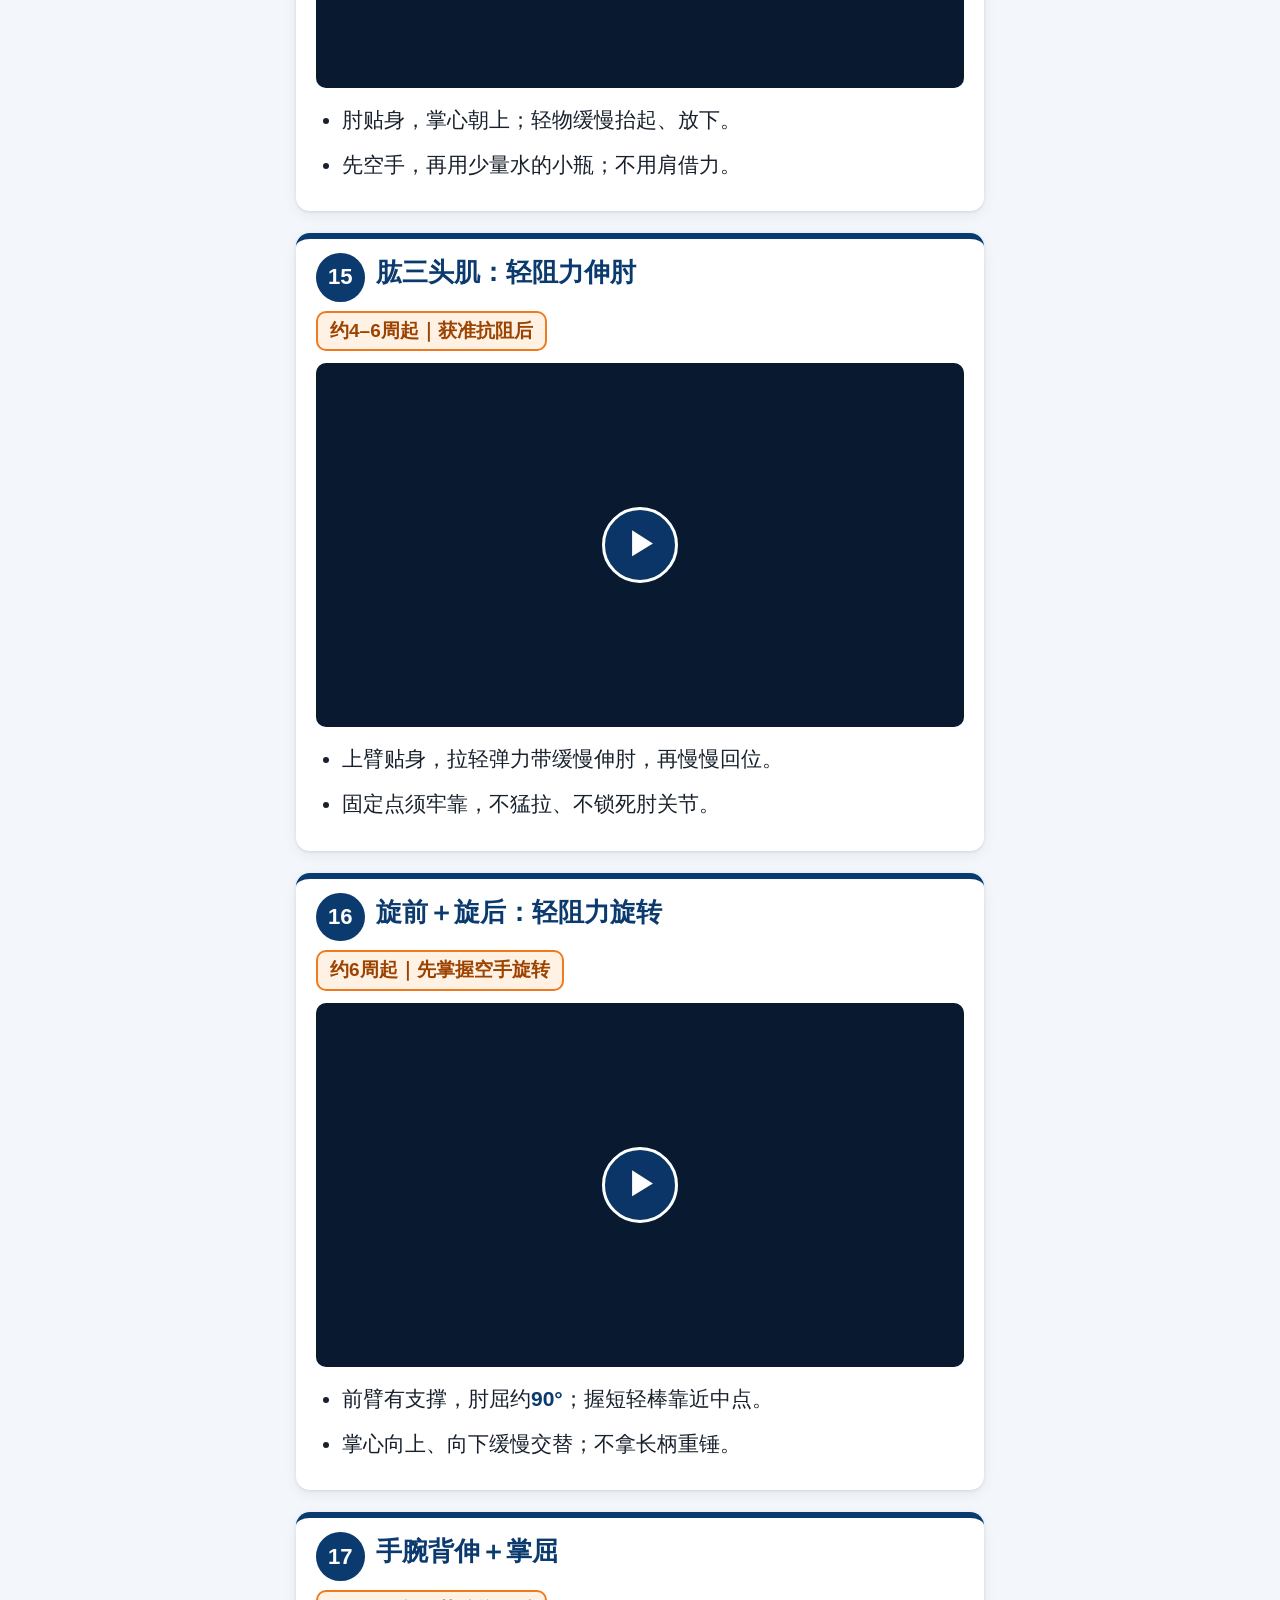
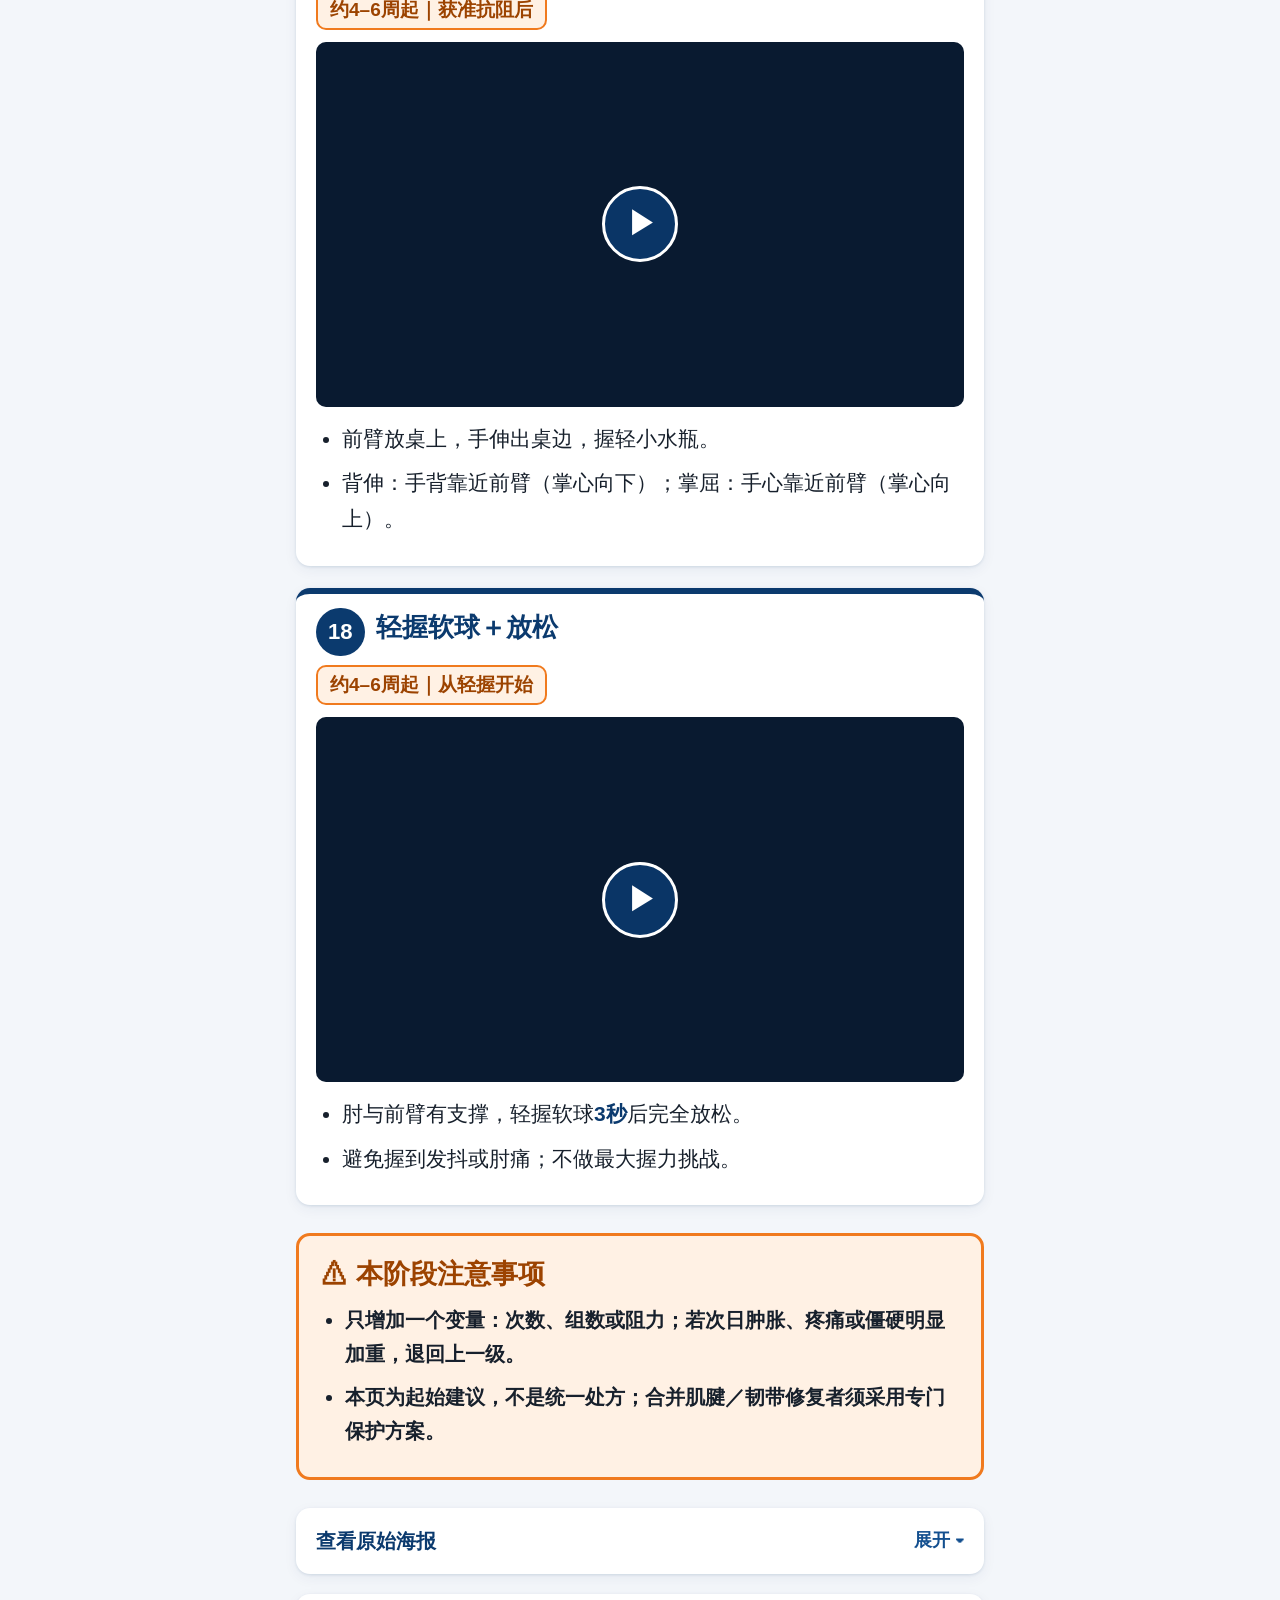
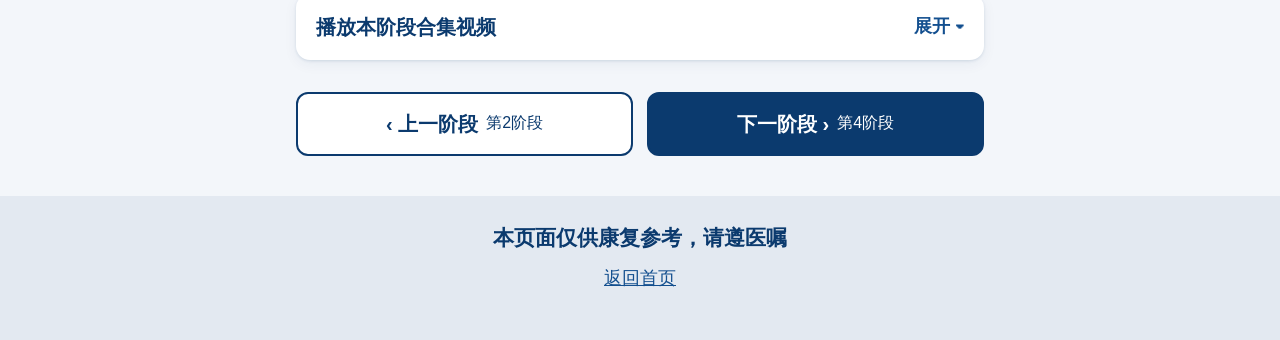
<file: stage3.html>
<!DOCTYPE html>
<html lang="zh-CN">
<head>
<meta charset="utf-8">
<meta name="viewport" content="width=device-width, initial-scale=1, viewport-fit=cover">
<title>第3阶段 恢复力量：轻阻力，慢慢加 · 肘关节松解术后康复指导</title>
<meta name="description" content="肘关节松解术后康复第3阶段：恢复力量：轻阻力，慢慢加（术后约第4–12周），动作13–18示范视频与要点。">
<meta name="theme-color" content="#0B3A6E">
<meta name="format-detection" content="telephone=no">
<link rel="icon" href="data:,">
<link rel="stylesheet" href="css/style.css">
<script>try{var f=localStorage.getItem('rehab-font-size');if(f==='l'||f==='xl')document.documentElement.setAttribute('data-font',f)}catch(e){}</script>
</head>
<body data-page="stage" data-stage="3">
<a class="skip-link" href="#main">跳到正文</a>
<header class="topbar">
  <div class="wrap">
    <a class="btn btn-back" href="index.html">‹ 返回首页</a>
    <div class="font-switch" role="group" aria-label="调整字号"></div>
  </div>
</header>

<main id="main">
  <section class="stage-hero">
    <div class="wrap">
      <p class="stage-no">第 3 阶段 · 动作13–18</p>
      <h1 id="stage-title">恢复力量：轻阻力，慢慢加</h1>
      <p class="time-tag" id="stage-time">术后约第4–12周｜约4–6周评估启动</p>
    </div>
  </section>

  <div class="wrap">
    <!-- 阶段说明、动作卡片、注意事项由 js/app.js 读取 content/rehab-data.json 渲染 -->
    <div id="stage-content">
      <noscript><p class="card">当前浏览器未开启脚本，无法显示动作视频。请展开下方“查看原始海报”阅读全部内容。</p></noscript>
    </div>
    <p id="load-error" class="card" hidden>内容加载失败，请检查网络后刷新页面，或查看下方原始海报。</p>

    <details class="fold poster">
      <summary>查看原始海报</summary>
      <div class="fold-body">
        <a class="poster-link" href="assets/posters/stage3.jpg" target="_blank" rel="noopener">
          <img src="assets/posters/stage3.jpg" width="1024" height="1536" loading="lazy" alt="第3阶段康复海报原图：恢复力量：轻阻力，慢慢加（动作13–18）">
        </a>
        <p class="hint">点击图片可在新页面打开，双指可放大查看。</p>
      </div>
    </details>

    <details class="fold stage-video">
      <summary>播放本阶段合集视频</summary>
      <div class="fold-body">
        <video controls playsinline webkit-playsinline x5-playsinline preload="none" src="assets/videos/stages/stage3.mp4" aria-label="第3阶段动作合集视频"></video>
        <p class="hint">约 38 秒，无声音。</p>
      </div>
    </details>

    <nav class="pager" aria-label="阶段切换">
      <a class="btn btn-ghost prev" href="stage2.html">‹ 上一阶段<small>第2阶段</small></a>
      <a class="btn next" href="stage4.html">下一阶段 ›<small>第4阶段</small></a>
    </nav>
  </div>
</main>

<footer class="site-footer">
  <div class="wrap">
    <p class="disclaimer">本页面仅供康复参考，请遵医嘱</p>
    <p><a href="index.html">返回首页</a></p>
  </div>
</footer>
<script src="js/app.js" defer></script>
</body>
</html>
</file>
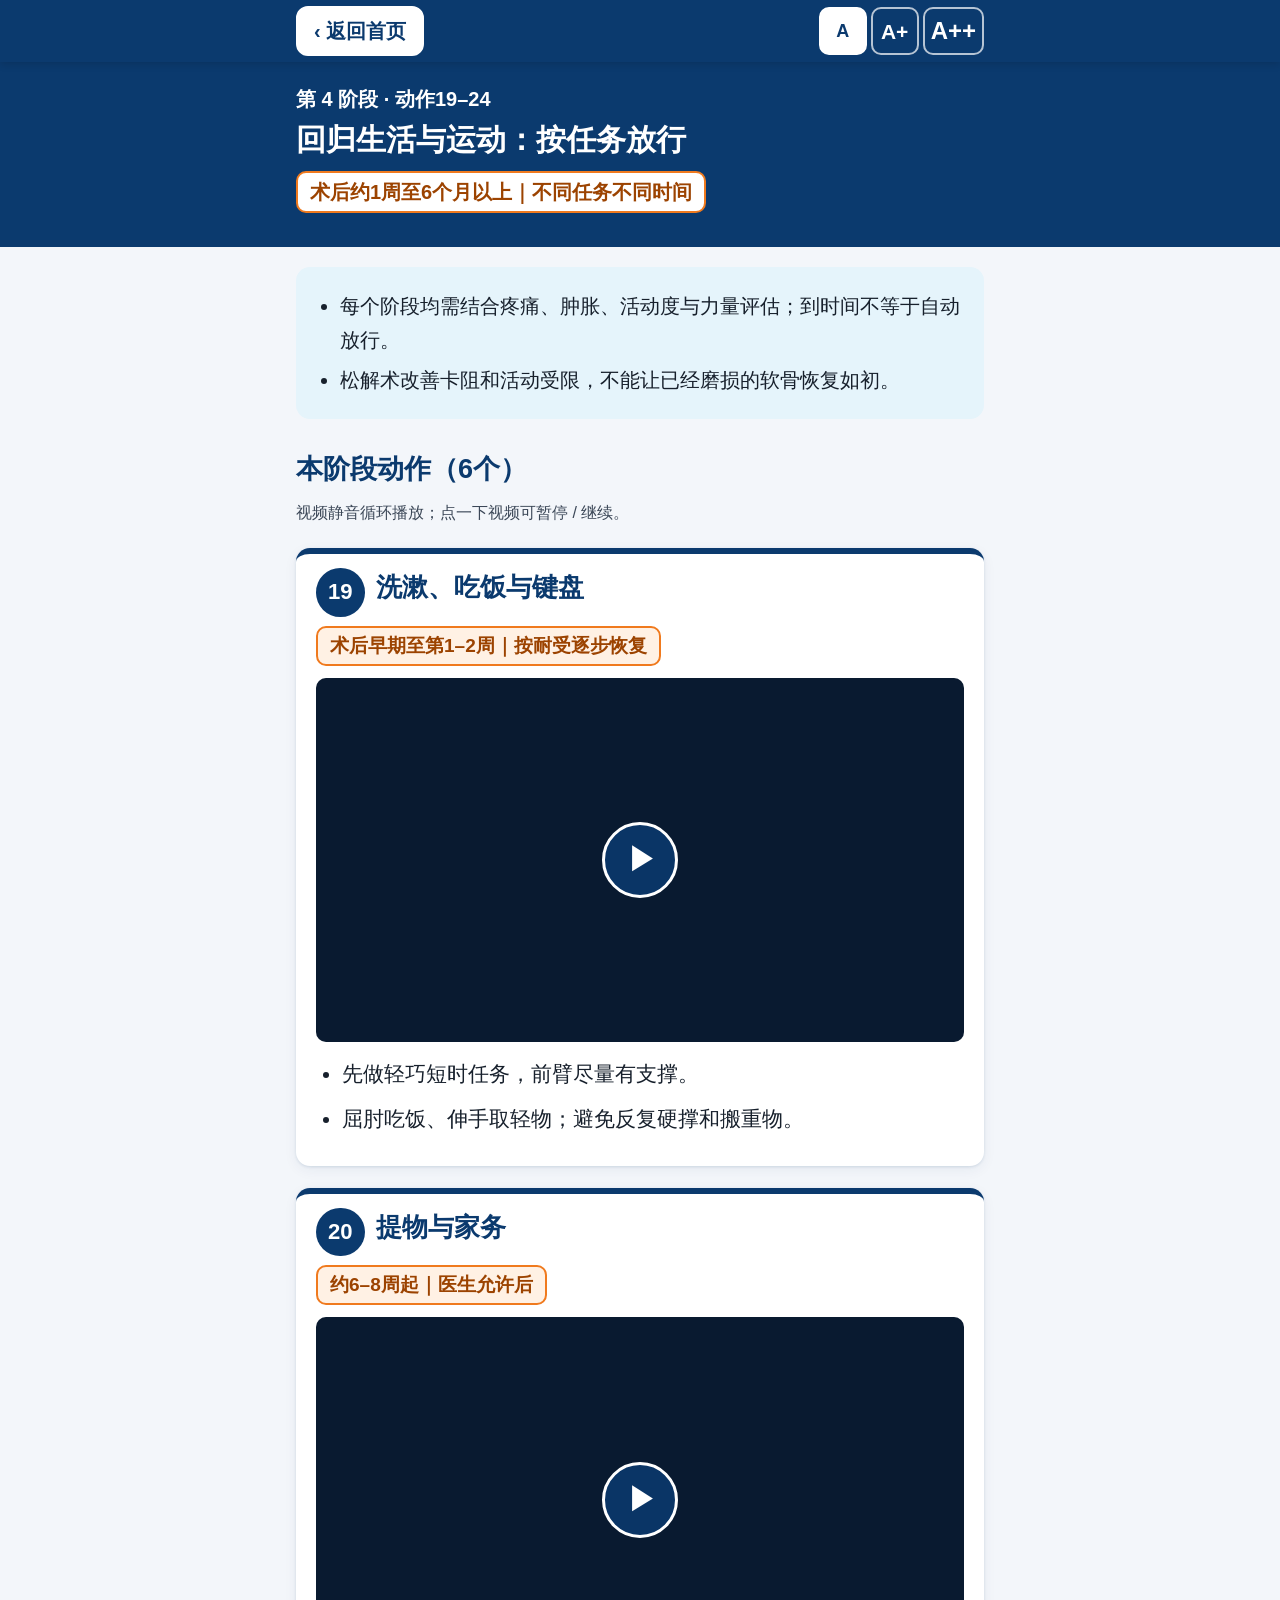
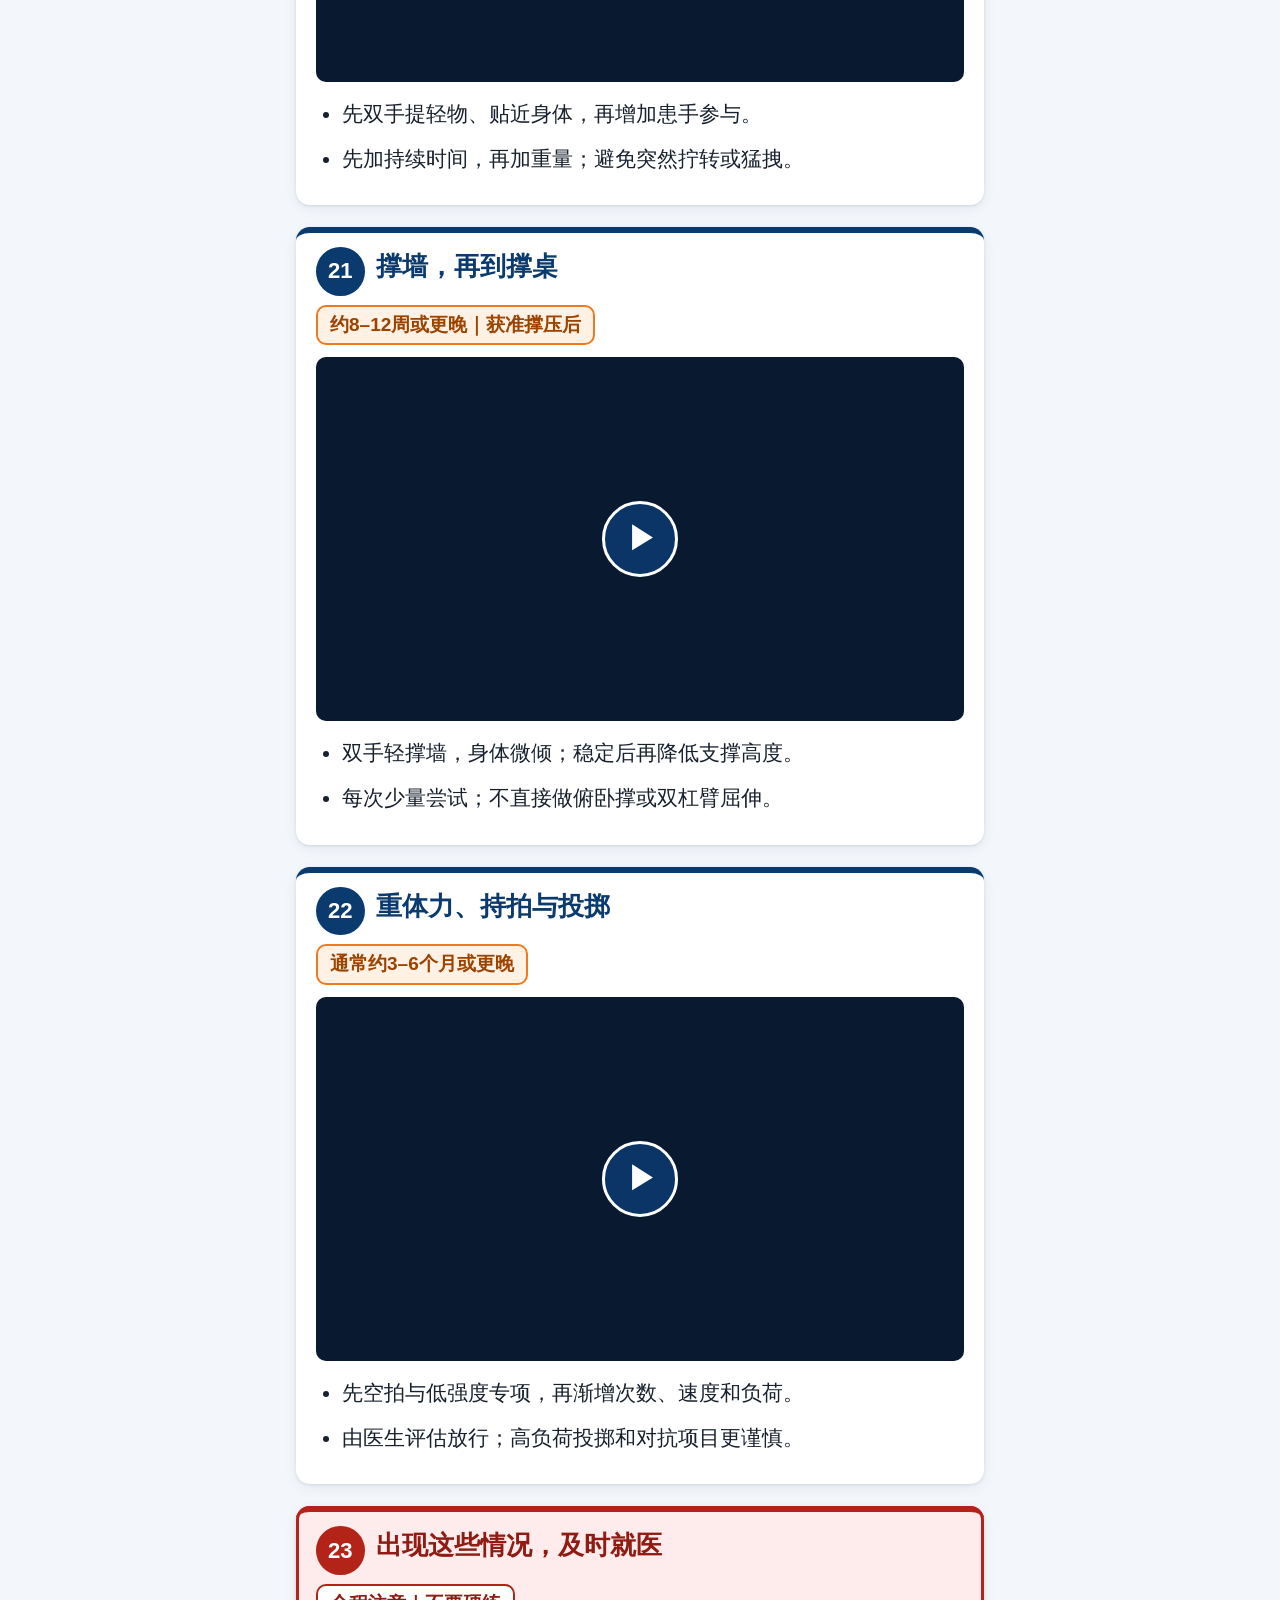
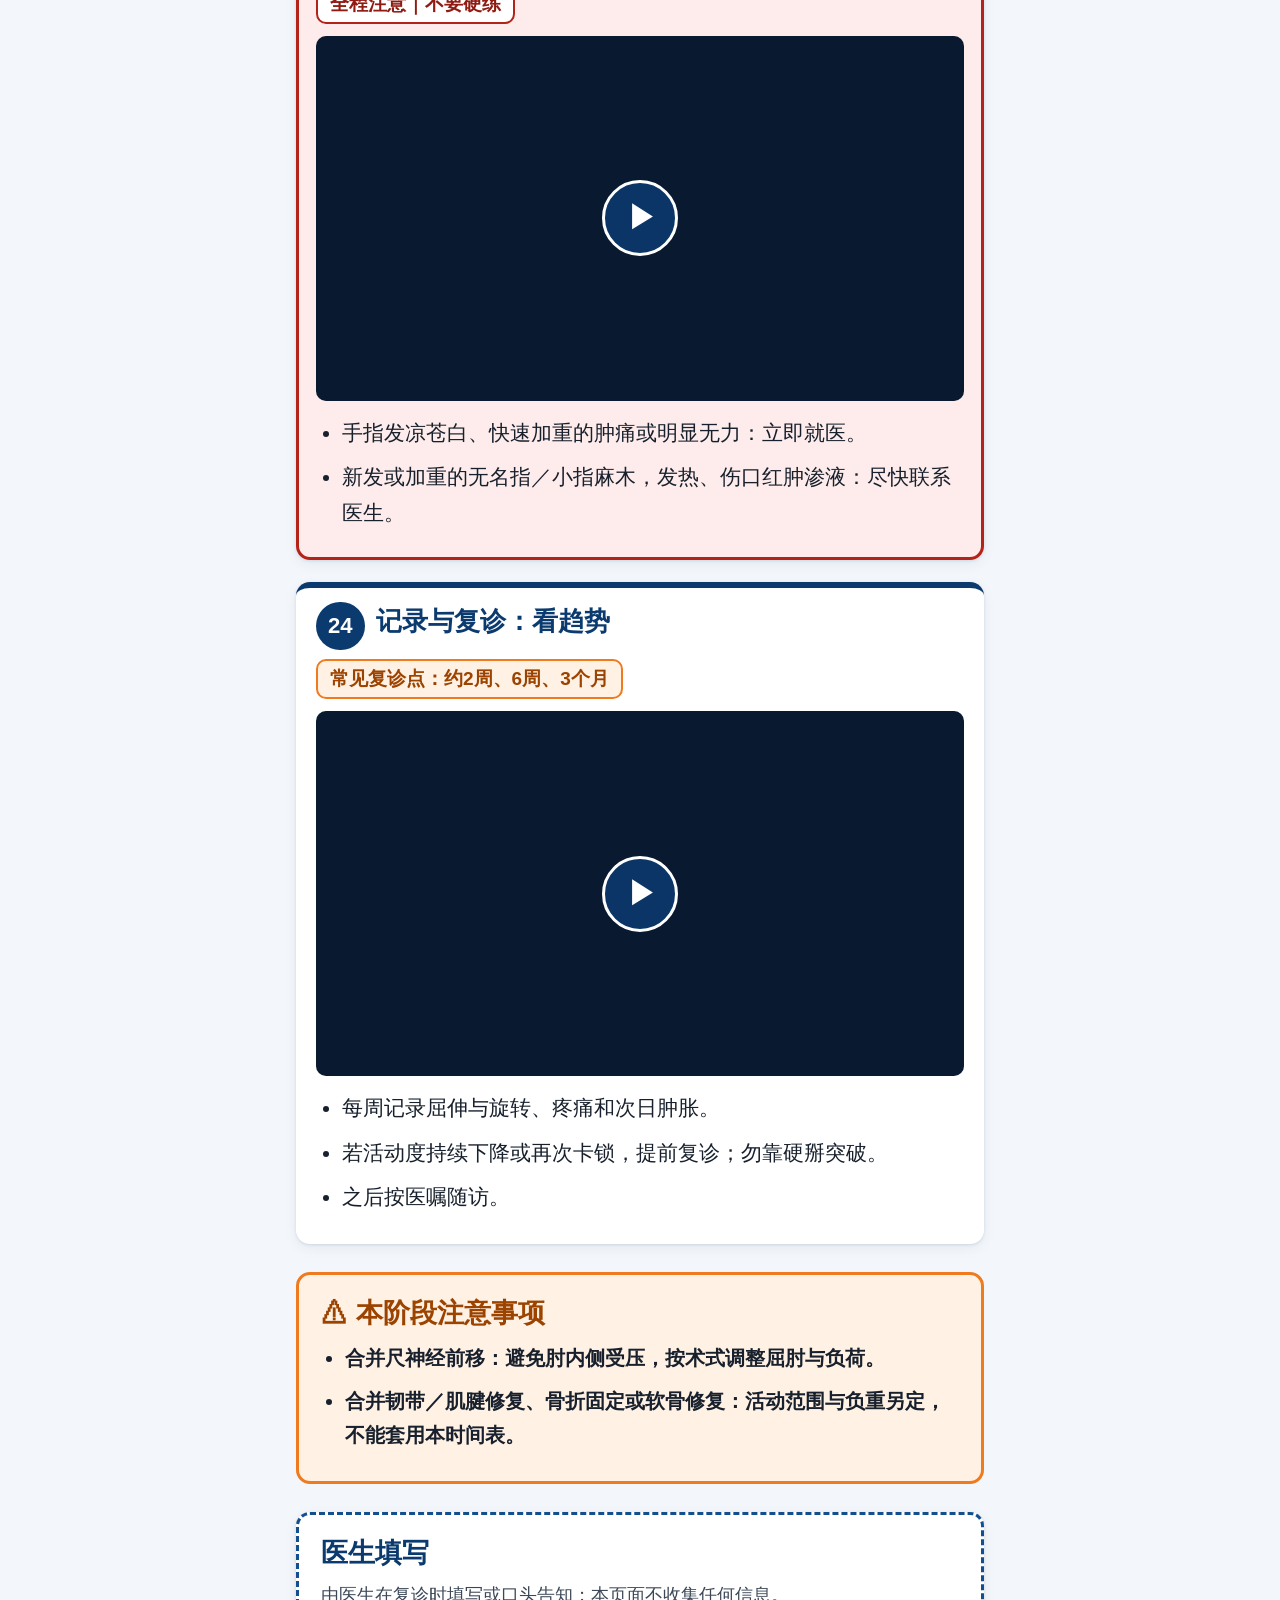
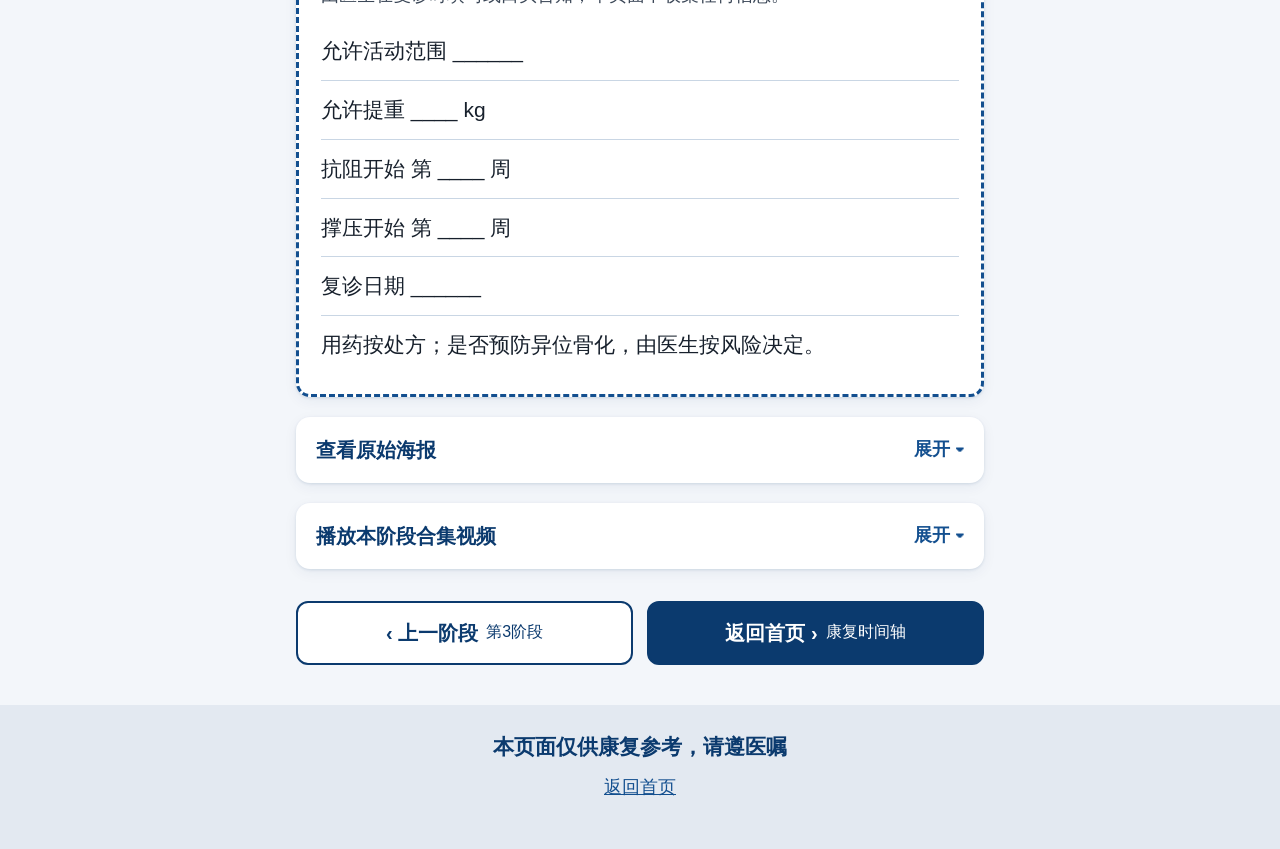
<file: stage4.html>
<!DOCTYPE html>
<html lang="zh-CN">
<head>
<meta charset="utf-8">
<meta name="viewport" content="width=device-width, initial-scale=1, viewport-fit=cover">
<title>第4阶段 回归生活与运动：按任务放行 · 肘关节松解术后康复指导</title>
<meta name="description" content="肘关节松解术后康复第4阶段：回归生活与运动：按任务放行（术后约1周至6个月以上），动作19–24示范视频与要点。">
<meta name="theme-color" content="#0B3A6E">
<meta name="format-detection" content="telephone=no">
<link rel="icon" href="data:,">
<link rel="stylesheet" href="css/style.css">
<script>try{var f=localStorage.getItem('rehab-font-size');if(f==='l'||f==='xl')document.documentElement.setAttribute('data-font',f)}catch(e){}</script>
</head>
<body data-page="stage" data-stage="4">
<a class="skip-link" href="#main">跳到正文</a>
<header class="topbar">
  <div class="wrap">
    <a class="btn btn-back" href="index.html">‹ 返回首页</a>
    <div class="font-switch" role="group" aria-label="调整字号"></div>
  </div>
</header>

<main id="main">
  <section class="stage-hero">
    <div class="wrap">
      <p class="stage-no">第 4 阶段 · 动作19–24</p>
      <h1 id="stage-title">回归生活与运动：按任务放行</h1>
      <p class="time-tag" id="stage-time">术后约1周至6个月以上｜不同任务不同时间</p>
    </div>
  </section>

  <div class="wrap">
    <!-- 阶段说明、动作卡片、注意事项由 js/app.js 读取 content/rehab-data.json 渲染 -->
    <div id="stage-content">
      <noscript><p class="card">当前浏览器未开启脚本，无法显示动作视频。请展开下方“查看原始海报”阅读全部内容。</p></noscript>
    </div>
    <p id="load-error" class="card" hidden>内容加载失败，请检查网络后刷新页面，或查看下方原始海报。</p>

    <details class="fold poster">
      <summary>查看原始海报</summary>
      <div class="fold-body">
        <a class="poster-link" href="assets/posters/stage4.jpg" target="_blank" rel="noopener">
          <img src="assets/posters/stage4.jpg" width="1024" height="1536" loading="lazy" alt="第4阶段康复海报原图：回归生活与运动：按任务放行（动作19–24）">
        </a>
        <p class="hint">点击图片可在新页面打开，双指可放大查看。</p>
      </div>
    </details>

    <details class="fold stage-video">
      <summary>播放本阶段合集视频</summary>
      <div class="fold-body">
        <video controls playsinline webkit-playsinline x5-playsinline preload="none" src="assets/videos/stages/stage4.mp4" aria-label="第4阶段动作合集视频"></video>
        <p class="hint">约 38 秒，无声音。</p>
      </div>
    </details>

    <nav class="pager" aria-label="阶段切换">
      <a class="btn btn-ghost prev" href="stage3.html">‹ 上一阶段<small>第3阶段</small></a>
      <a class="btn next" href="index.html">返回首页 ›<small>康复时间轴</small></a>
    </nav>
  </div>
</main>

<footer class="site-footer">
  <div class="wrap">
    <p class="disclaimer">本页面仅供康复参考，请遵医嘱</p>
    <p><a href="index.html">返回首页</a></p>
  </div>
</footer>
<script src="js/app.js" defer></script>
</body>
</html>
</file>
<file: css/style.css>
/* 肘关节松解术后康复指导 · 样式
   面向中老年患者：大字、高对比、大点击区域；移动优先，最大宽度 720px。
   所有尺寸用 rem，由 html 的 font-size（A / A+ / A++）统一缩放。 */

:root {
  --navy: #0b3a6e;
  --navy-2: #134f8f;
  --navy-soft: #e7f0fa;
  --sky: #e5f4fb;
  --orange: #f07a1e;
  --orange-text: #9c4300;
  --orange-soft: #fff1e4;
  --red: #b42318;
  --red-dark: #8f1b12;
  --red-soft: #fdeceb;
  --text: #17202c;
  --muted: #3b4757;
  --line: #c9d6e4;
  --bg: #f3f6fa;
  --card: #ffffff;
  --radius: 14px;
  --shadow: 0 1px 3px rgba(11, 58, 110, .12), 0 4px 14px rgba(11, 58, 110, .06);
  --font: -apple-system, "PingFang SC", "Microsoft YaHei", "Noto Sans CJK SC", sans-serif;
  color-scheme: light;
}

html { font-size: 20px; -webkit-text-size-adjust: 100%; text-size-adjust: 100%; }
html[data-font="l"] { font-size: 23px; }
html[data-font="xl"] { font-size: 26px; }

*, *::before, *::after { box-sizing: border-box; }

body {
  margin: 0;
  background: var(--bg);
  color: var(--text);
  font-family: var(--font);
  font-size: 1rem;
  line-height: 1.7;
  word-break: break-word;
  overflow-wrap: anywhere;
}

img, video { max-width: 100%; display: block; }
a { color: var(--navy-2); }
b, strong { font-weight: 700; }

h1, h2, h3 { line-height: 1.35; margin: 0; color: var(--navy); }
h1 { font-size: 1.5rem; }
h2 { font-size: 1.35rem; }
h3 { font-size: 1.3rem; }
p { margin: .4rem 0; }

.wrap { max-width: 720px; margin: 0 auto; padding: 0 16px; }

.skip-link {
  position: absolute; left: 8px; top: -100px; z-index: 10;
  background: var(--navy); color: #fff; padding: .5rem .8rem; border-radius: 8px;
}
.skip-link:focus { top: 8px; }

:focus-visible { outline: 3px solid var(--orange); outline-offset: 3px; }

/* ---------- 顶部栏 ---------- */
.topbar {
  position: sticky; top: 0; z-index: 5;
  background: var(--navy); color: #fff;
  box-shadow: 0 2px 8px rgba(0, 0, 0, .15);
}
.topbar .wrap {
  display: flex; align-items: center; justify-content: space-between; gap: .5rem;
  min-height: 60px; padding-top: 6px; padding-bottom: 6px;
}
.topbar-title { font-weight: 700; font-size: .9rem; color: #fff; text-decoration: none; line-height: 1.3; }

.font-switch { display: flex; gap: 4px; flex-shrink: 0; }
.font-switch button {
  min-width: 48px; min-height: 48px; padding: 0 .3rem;
  border: 2px solid rgba(255, 255, 255, .7); border-radius: 10px;
  background: transparent; color: #fff; font: inherit; font-weight: 700; cursor: pointer;
  font-size: 18px; line-height: 1;
}
.font-switch button[data-size="l"] { font-size: 21px; }
.font-switch button[data-size="xl"] { font-size: 24px; }
.font-switch button[aria-pressed="true"] { background: #fff; color: var(--navy); border-color: #fff; }

/* ---------- 通用按钮 ---------- */
.btn {
  display: inline-flex; align-items: center; justify-content: center; gap: .4rem;
  min-height: 52px; padding: .5rem 1.1rem;
  border-radius: 12px; border: 2px solid var(--navy);
  background: var(--navy); color: #fff;
  font: inherit; font-weight: 700; text-decoration: none; cursor: pointer; text-align: center;
}
.btn-ghost { background: #fff; color: var(--navy); }
.btn-back {
  background: #fff; color: var(--navy); border-color: #fff;
  min-height: 48px; padding: .3rem .8rem; font-size: 1rem; white-space: nowrap;
}

/* ---------- 首页头部 ---------- */
.hero { background: var(--navy); color: #fff; padding: 1.2rem 0 1.4rem; }
.hero h1 { color: #fff; font-size: 1.6rem; }
.hero .subtitle { font-size: 1.05rem; margin-top: .3rem; color: #fff; }
.hero .subtitle span { display: inline-block; }

.card {
  background: var(--card); border-radius: var(--radius); box-shadow: var(--shadow);
  padding: 1rem 1.1rem; margin: 1rem 0;
}
.section-title { margin: 1.6rem 0 .6rem; }

.doctor { border-top: 6px solid var(--orange); }
.doctor dl { margin: 0; }
.doctor .row { padding: .35rem 0; border-bottom: 1px dashed var(--line); }
.doctor .row:last-child { border-bottom: 0; }
.doctor dt { color: var(--muted); font-size: .9rem; }
.doctor dd { margin: 0; font-weight: 700; color: var(--navy); }

.scope {
  background: var(--sky); border-left: 6px solid var(--navy-2);
  border-radius: var(--radius); padding: .8rem 1rem; margin: 1rem 0; font-weight: 600;
}

/* ---------- 第几周快捷选择 ---------- */
.week-picker .choices { display: grid; grid-template-columns: 1fr 1fr; gap: .6rem; margin-top: .6rem; }
.week-picker button {
  min-height: 56px; border-radius: 12px; border: 2px solid var(--navy);
  background: #fff; color: var(--navy); font: inherit; font-weight: 700; cursor: pointer; padding: .3rem .4rem;
}
.week-picker button[aria-pressed="true"] { background: var(--navy); color: #fff; }
.week-result:empty { display: none; }
.week-result {
  margin-top: .8rem; padding: .7rem .9rem; border-radius: 12px;
  background: var(--orange-soft); border-left: 6px solid var(--orange);
}
.week-hint { color: var(--muted); font-size: .9rem; }

/* ---------- 时间轴 ---------- */
.overlap-note {
  background: var(--orange-soft); border-radius: 12px; padding: .7rem .9rem; margin: .6rem 0 1rem;
  border-left: 6px solid var(--orange);
}
.timeline { list-style: none; margin: 0; padding: 0; position: relative; }
.timeline::before {
  content: ""; position: absolute; left: 21px; top: 10px; bottom: 10px;
  width: 4px; background: linear-gradient(var(--navy), var(--orange)); border-radius: 2px;
}
.timeline > li { position: relative; padding-left: 58px; margin-bottom: 1rem; }
.timeline .dot {
  position: absolute; left: 0; top: 14px; width: 46px; height: 46px; border-radius: 50%;
  background: var(--navy); color: #fff; border: 4px solid var(--bg);
  display: flex; align-items: center; justify-content: center; font-weight: 700; font-size: 22px;
}
.stage-card {
  display: block; text-decoration: none; color: var(--text);
  background: var(--card); border-radius: var(--radius); box-shadow: var(--shadow);
  padding: .9rem 1rem 1rem; border: 3px solid transparent;
}
.stage-card:active { transform: scale(.99); }
.stage-card .label { color: var(--muted); font-size: .9rem; font-weight: 700; }
.stage-card h3 { margin: .1rem 0 .4rem; }
.stage-card .go { display: block; margin-top: .5rem; color: var(--navy-2); font-weight: 700; }
.timeline li.is-recommended .stage-card { border-color: var(--orange); background: #fffaf5; }
.timeline li.is-recommended .dot { background: var(--orange); color: #111; }
.rec-badge {
  display: none; margin-left: .3rem; padding: 0 .5rem; border-radius: 999px;
  background: var(--orange); color: #111; font-size: .8rem; font-weight: 700; vertical-align: middle;
}
.timeline li.is-recommended .rec-badge { display: inline-block; }

.time-tag {
  display: inline-block; background: var(--orange-soft); color: var(--orange-text);
  border: 2px solid var(--orange); border-radius: 10px; padding: .1rem .6rem; font-weight: 700;
}

/* 周数条：分段刻度 0 / 2 / 6 / 12 周 / 6 个月 */
.span-bar { margin-top: .7rem; }
.span-track { position: relative; height: 16px; background: #e3e9f1; border-radius: 8px; }
.span-fill { position: absolute; top: 0; bottom: 0; background: var(--navy-2); border-radius: 8px; }
.span-fill.open { border-top-right-radius: 0; border-bottom-right-radius: 0;
  background: linear-gradient(90deg, var(--navy-2) 80%, rgba(19, 79, 143, .35)); }
.span-ticks { position: relative; height: 1.4rem; font-size: .7rem; color: var(--muted); }
.span-ticks span { position: absolute; top: 2px; transform: translateX(-50%); white-space: nowrap; }
.span-ticks span:first-child { transform: none; }
.span-ticks span:last-child { transform: translateX(-100%); }

/* ---------- 危险信号 ---------- */
.danger {
  background: var(--red-soft); border: 3px solid var(--red); border-radius: var(--radius);
  padding: 1rem 1.1rem; margin: 1.4rem 0;
}
.danger h2 { color: var(--red-dark); display: flex; align-items: center; gap: .4rem; }
.danger .icon {
  flex-shrink: 0; width: 1.5em; height: 1.5em; border-radius: 50%;
  background: var(--red); color: #fff; display: inline-flex; align-items: center; justify-content: center;
  font-size: 1rem;
}
.danger ul { margin: .5rem 0 0; padding-left: 1.2rem; }
.danger li { margin: .4rem 0; }
.danger .level { color: var(--red-dark); font-weight: 700; }
.danger a { color: var(--red-dark); font-weight: 700; }

/* ---------- 视频 ---------- */
.video-box { position: relative; aspect-ratio: 16 / 9; background: #0b1f38; border-radius: 10px; overflow: hidden; }
@supports not (aspect-ratio: 16 / 9) {
  .video-box { height: 0; padding-top: 56.25%; }
  .video-box video, .video-box .play-toggle { position: absolute; }
}
.video-box video { width: 100%; height: 100%; object-fit: contain; position: absolute; inset: 0; }
.play-toggle {
  position: absolute; inset: 0; width: 100%; height: 100%;
  border: 0; background: transparent; cursor: pointer; padding: 0;
  display: flex; align-items: center; justify-content: center;
}
.play-toggle .play-icon {
  display: none; width: 76px; height: 76px; border-radius: 50%;
  background: rgba(11, 58, 110, .88); border: 3px solid #fff; color: #fff;
  align-items: center; justify-content: center; font-size: 32px; padding-left: 6px;
}
.video-box.is-paused .play-icon { display: inline-flex; }
.video-box.is-paused .play-toggle { background: rgba(0, 0, 0, .15); }
.video-tip { font-size: .8rem; color: var(--muted); margin: .3rem 0 0; }

.full-video video, .stage-video video { width: 100%; border-radius: 10px; background: #0b1f38; aspect-ratio: 16 / 9; }

/* ---------- 阶段页 ---------- */
.stage-hero { background: var(--navy); color: #fff; padding: 1rem 0 1.3rem; }
.stage-hero h1 { color: #fff; }
.stage-hero .stage-no { font-weight: 700; font-size: 1rem; color: #fff; margin: 0 0 .2rem; }
.stage-hero .time-tag { margin-top: .5rem; background: #fff; }

.intro { background: var(--sky); border-radius: var(--radius); padding: .8rem 1rem; margin: 1rem 0; }
.intro ul { margin: 0; padding-left: 1.2rem; }
.intro li { margin: .3rem 0; }

.moves { list-style: none; margin: 0; padding: 0; }
.move {
  background: var(--card); border-radius: var(--radius); box-shadow: var(--shadow);
  margin: 1.1rem 0; overflow: hidden; border-top: 6px solid var(--navy);
  scroll-margin-top: 76px;
}
.move-head { padding: .8rem 1rem .6rem; }
.move-head h3 { display: flex; align-items: flex-start; gap: .55rem; }
.move-no {
  flex-shrink: 0; min-width: 2.2em; height: 2.2em; border-radius: 50%;
  background: var(--navy); color: #fff; display: inline-flex; align-items: center; justify-content: center;
  font-size: .85em; margin-top: -.1em;
}
.move-head .time-tag { margin-top: .45rem; font-size: .95rem; }
.move .video-wrap { padding: 0 1rem; }
.move .points { list-style: disc; margin: .7rem 0 0; padding: 0 1rem 1rem 2.3rem; }
.move .points li { margin: .45rem 0; font-size: 1.05rem; }
.move .points b { color: var(--navy); }

.move.is-warning { border-top-color: var(--red); background: var(--red-soft); outline: 3px solid var(--red); outline-offset: -3px; }
.move.is-warning h3 { color: var(--red-dark); }
.move.is-warning .move-no { background: var(--red); }
.move.is-warning .time-tag { background: #fff; color: var(--red-dark); border-color: var(--red); }
.move.is-warning .points b { color: var(--red-dark); }

.cautions {
  background: var(--orange-soft); border: 3px solid var(--orange); border-radius: var(--radius);
  padding: 1rem 1.1rem; margin: 1.4rem 0;
}
.cautions h2 { color: var(--orange-text); }
.cautions ul { margin: .5rem 0 0; padding-left: 1.2rem; }
.cautions li { margin: .45rem 0; font-weight: 600; }

.doctor-form { border: 3px dashed var(--navy-2); }
.doctor-form ul { list-style: none; margin: .6rem 0 0; padding: 0; }
.doctor-form li { padding: .55rem 0; border-bottom: 1px solid var(--line); font-size: 1.05rem; }
.doctor-form li:last-child { border-bottom: 0; }
.doctor-form .note { color: var(--muted); font-size: .9rem; }

details.fold { background: var(--card); border-radius: var(--radius); box-shadow: var(--shadow); margin: 1rem 0; }
details.fold > summary {
  cursor: pointer; list-style: none; min-height: 56px; padding: .8rem 1rem;
  font-weight: 700; color: var(--navy); display: flex; align-items: center; justify-content: space-between; gap: .5rem;
}
details.fold > summary::-webkit-details-marker { display: none; }
details.fold > summary::after { content: "展开 ▾"; font-size: .9rem; color: var(--navy-2); white-space: nowrap; }
details.fold[open] > summary::after { content: "收起 ▴"; }
details.fold .fold-body { padding: 0 1rem 1rem; }
.poster-link img { width: 100%; height: auto; border-radius: 10px; border: 1px solid var(--line); }
.fold-body .hint { font-size: .9rem; color: var(--muted); }

.pager { display: grid; grid-template-columns: 1fr 1fr; gap: .7rem; margin: 1.6rem 0 1rem; }
.pager .btn { min-height: 64px; line-height: 1.3; }
.pager .btn small { display: block; font-size: .8rem; font-weight: 400; }
.pager .next { grid-column: 2; }

/* ---------- 页脚 ---------- */
.site-footer {
  margin-top: 2rem; padding: 1.2rem 0 2rem; background: #e3e9f1; color: var(--text);
  font-size: .9rem; text-align: center;
}
.site-footer .disclaimer { font-size: 1.05rem; font-weight: 700; color: var(--navy); margin: 0 0 .4rem; }
.site-footer p { margin: .3rem 0; }

/* ---------- 二维码页 ---------- */
.qr-page { text-align: center; padding-top: 1.5rem; padding-bottom: 1.5rem; }
.qr-page h1 { font-size: 1.6rem; }
.qr-page .qr-img { width: min(80vw, 420px); height: auto; margin: 1.2rem auto; background: #fff; padding: 8px; }
.qr-page .url { font-size: .95rem; font-weight: 700; word-break: break-all; }
.qr-page .doctor { text-align: left; max-width: 520px; margin: 1rem auto; }
.print-btn { margin-top: .6rem; }

noscript .card { border-left: 6px solid var(--orange); }

@media (prefers-reduced-motion: reduce) {
  *, *::before, *::after { scroll-behavior: auto !important; transition: none !important; }
}

@media print {
  .topbar, .no-print, .skip-link { display: none !important; }
  body { background: #fff; }
  .card { box-shadow: none; border: 1px solid #999; }
  .qr-page .qr-img { width: 12cm; }
}

.doctor h2 { font-size: 1.1rem; margin-bottom: .3rem; }
.sr-only {
  position: absolute; width: 1px; height: 1px; padding: 0; margin: -1px;
  overflow: hidden; clip: rect(0, 0, 0, 0); white-space: nowrap; border: 0;
}
[hidden] { display: none !important; }

/* 为脚本渲染的内容预留高度，减少加载时的页面跳动 */
#doctor-info:empty { min-height: 12rem; }
#stage-content { min-height: 100vh; }
</file>
